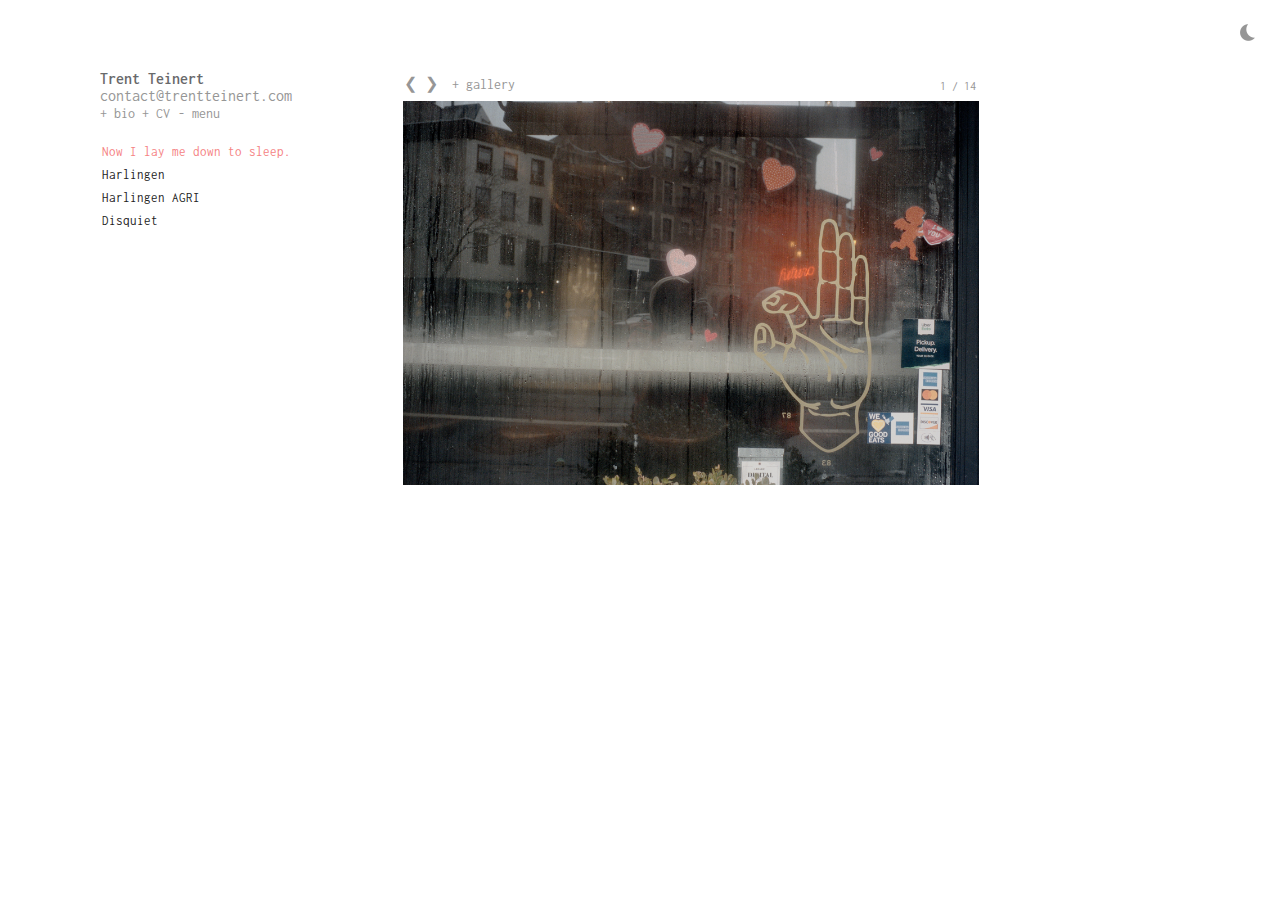
<file: index.html>
<!DOCTYPE html>
<html lang="en">
<head>
  <meta charset="UTF-8">
  <meta http-equiv="X-UA-Compatible" content="IE=edge">
  <link rel="stylesheet" href="./index.css">
  <link href="https://fonts.googleapis.com/css2?family=Inconsolata:wght@200;400&display=swap" rel="stylesheet">
  <meta name="viewport" content="width=device-width, initial-scale=1.0">
  <title>NOW - Trent Teinert</title>
  <link rel="icon" href="favicon.ico">
</head>
<body>
  <img class="darkmode" id="darkmode" onclick="darkmodeactivate()" src="/components/darkmode-light.png"></img>
    <div id="left"class="left">
      <a class="tittle" href="./index.html">Trent Teinert</a>
      <a class="contact" href="mailto:trentteinert@gmail.com">contact@trentteinert.com</a><br/>
      <div id="bioexpand" class="bioexpand" onclick="showbio()">+ bio
      </div>
      <div id="bioclose" class="bioexpand" onclick="showbio()" style="display:none;">- bio
      </div>
      <div id="bioexpandmobile" class="bioexpand" onclick="showbio2()">+ bio
      </div>
      <div id="bioclosemobile" class="bioexpand" onclick="showbio2()" style="display:none;">- bio
      </div>
      <a id="CVexpand" class="bioexpand" href="./CV.html">+ CV</a>
      <a id="workexpand" class="bioexpand" onclick="workopen()">+ menu</a>
      <a id="workclose" class="bioexpand" onclick="workopen()">- menu</a>
      <a id="workexpandmobile" class="bioexpand" onclick="workopen2()">+ menu</a>
      <a id="workclosemobile" class="bioexpand" onclick="workopen2()">- menu</a>
    </div>
    <div id="workmenu" class="workmenu">
      <a class="work" href="./index.html"><div class="work1" style="color:rgb(245, 131, 131);">Now I lay me down to sleep.</div></a>
      <a class="work" href="./Harlingen.html"><div class="work1">Harlingen</div></a>
      <a class="work" href="./Harlingen AGRI.html"><div class="work1">Harlingen AGRI</div></a>
      <a class="work" href="./disquiet.html"><div class="work1">Disquiet</div></a>
    </div>
    <div id="bio" class="bio">Trent Teinert is a photographer currently residing in the Lower East Side of Manhattan. His creative practice explores the distant connection to his sociological surroundings. As a wanderer in the streets of New York City, he observes people, objects, and how they navigate and interact with the world around them. He relies on people to draw him in by their movements and daily routines Finding a story to pull from his images, relating to codependency and the flux of human emotion…
    </div>

    <div id="NILMDTS" class="NILMDTS" style="display:block;">
<div id="container" class="container">
  <div class="arrows">
    <a class="prev" onclick="plusSlides(-1)">❮</a>
    <a class="next" onclick="plusSlides(1)">❯</a>
    <div id="gallerybtn" class="gallerybtn" onclick="galleryopen()">+ gallery
    </div>
  </div>
  <div class="mySlides">
    <div class="numbertext">1 / 14</div>
    <img class="img1" onclick="plusSlides(1)" src="/components/NILMDTS/NOW (13).jpg">
  </div>
  <div class="mySlides">
    <div class="numbertext">2 / 14</div>
    <img class="img1" onclick="plusSlides(1)" src="/components/NILMDTS/NOW (6).jpg">
  </div>
  <div class="mySlides">
    <div class="numbertext">3 / 14</div>
    <img class="img1" onclick="plusSlides(1)" src="/components/NILMDTS/NOW (11).jpg">
  </div>
  <div class="mySlides">
    <div class="numbertext">4 / 14</div>
    <img class="img1" onclick="plusSlides(1)" src="/components/NILMDTS/NOW (10).jpg">
  </div>
  <div class="mySlides">
    <div class="numbertext">5 / 14</div>
    <img class="img1" onclick="plusSlides(1)" src="/components/NILMDTS/NOW (15).jpg">
  </div>  
  <div class="mySlides">
    <div class="numbertext">6 / 14</div>
    <img class="img1" onclick="plusSlides(1)" src="/components/NILMDTS/NOW (8).jpg">
  </div>
  <div class="mySlides">
    <div class="numbertext">7 / 14</div>
    <img class="img1" onclick="plusSlides(1)" src="/components/NILMDTS/NOW (3).jpg">
  </div>
  <div class="mySlides">
    <div class="numbertext">8 / 14</div>
    <img class="img1" onclick="plusSlides(1)" src="/components/NILMDTS/NOW (14).jpg">
  </div>
  <div class="mySlides">
    <div class="numbertext">9 / 14</div>
    <img class="img1" onclick="plusSlides(1)" src="/components/NILMDTS/NOW (2).jpg">
  </div>
  <div class="mySlides">
    <div class="numbertext">10 / 14</div>
    <img class="img1" onclick="plusSlides(1)" src="/components/NILMDTS/NOW (5).jpg">
  </div>
  <div class="mySlides">
    <div class="numbertext">11 / 14</div>
    <img class="img1" onclick="plusSlides(1)" src="/components/NILMDTS/NOW (1).jpg">
  </div>
  <div class="mySlides">
    <div class="numbertext">12 / 14</div>
    <img class="img1" onclick="plusSlides(1)" src="/components/NILMDTS/NOW (12).jpg">
  </div>
  <div class="mySlides">
    <div class="numbertext">13 / 14</div>
    <img class="img1" onclick="plusSlides(1)" src="/components/NILMDTS/NOW (4).jpg">
  </div>
  <div class="mySlides">
    <div class="numbertext">14 / 14</div>
    <img class="img1" onclick="plusSlides(1)" src="/components/NILMDTS/NOW (7).jpg">
  </div>
  <div class="caption-container">
    <p id="caption"></p>
  </div>
</div>
<div id="container2" class="container" >
  <div class="arrows">
    <a class="prev" onclick="plusSlides(-1)">❮</a>
    <a class="next" onclick="plusSlides(1)">❯</a>
    <div id="gallerybtn" class="gallerybtn" onclick="galleryclose()">- gallery
    </div>
  </div>
  <div class="mySlides2">
    <div class="numbertext">1 / 8</div>
  </div>
  <div class="row" style="margin-top:0px; width:100%;">
    <div class="column">
      <img class="img2" src="/components/NILMDTS/NOW (13).jpg" onclick="galleryclose(), currentSlide2(1)" alt="">
    </div>
    <div class="column">
      <img class="img2" src="/components/NILMDTS/NOW (6).jpg" onclick="galleryclose(), currentSlide2(2)" alt="">
    </div>
    <div class="column">
      <img class="img2" src="/components/NILMDTS/NOW (11).jpg" onclick="galleryclose(), currentSlide2(3)" alt="">
    </div>
    <div class="column">
      <img class="img2" src="/components/NILMDTS/NOW (10).jpg" onclick="galleryclose(), currentSlide2(4)" alt="">
    </div>
    <div class="column">
      <img class="img2" src="/components/NILMDTS/NOW (15).jpg" onclick="galleryclose(), currentSlide2(5)" alt="">
    </div>    
    <div class="column">
      <img class="img2" src="/components/NILMDTS/NOW (8).jpg" onclick="galleryclose(), currentSlide2(6)" alt="">
    </div>
    <div class="column">
      <img class="img2" src="/components/NILMDTS/NOW (3).jpg" onclick="galleryclose(), currentSlide2(7)" alt="">
    </div>
    <div class="column">
      <img class="img2" src="/components/NILMDTS/NOW (14).jpg" onclick="galleryclose(), currentSlide2(8)" alt="">
    </div>
    <div class="column">
      <img class="img2" src="/components/NILMDTS/NOW (2).jpg" onclick="galleryclose(), currentSlide2(9)" alt="">
    </div>
    <div class="column">
      <img class="img2" src="/components/NILMDTS/NOW (5).jpg" onclick="galleryclose(), currentSlide2(10)" alt="">
    </div>
    <div class="column">
      <img class="img2" src="/components/NILMDTS/NOW (1).jpg" onclick="galleryclose(), currentSlide2(11)" alt="">
    </div>    
    <div class="column">
      <img class="img2" src="/components/NILMDTS/NOW (12).jpg" onclick="galleryclose(), currentSlide2(12)" alt="">
    </div>
    <div class="column">
      <img class="img2" src="/components/NILMDTS/NOW (4).jpg" onclick="galleryclose(), currentSlide2(13)" alt="">
    </div>
    <div class="column">
      <img class="img2" src="/components/NILMDTS/NOW (7).jpg" onclick="galleryclose(), currentSlide2(14)" alt="">
    </div>
  </div>
</div>
<div id="container3" class="mobilegallery">
    <img class="img3" src="/components/NILMDTS/NOW (13).jpg" onclick="galleryclose(), currentSlide2(1)" alt="">
    <img class="img3" src="/components/NILMDTS/NOW (6).jpg" onclick="galleryclose(), currentSlide2(2)" alt="">
    <img class="img3" src="/components/NILMDTS/NOW (11).jpg" onclick="galleryclose(), currentSlide2(3)" alt="">
    <img class="img3" src="/components/NILMDTS/NOW (10).jpg" onclick="galleryclose(), currentSlide2(4)" alt="">
    <img class="img3" src="/components/NILMDTS/NOW (15).jpg" onclick="galleryclose(), currentSlide2(5)" alt="">
    <img class="img3" src="/components/NILMDTS/NOW (8).jpg" onclick="galleryclose(), currentSlide2(6)" alt="">
    <img class="img3" src="/components/NILMDTS/NOW (3).jpg" onclick="galleryclose(), currentSlide2(7)" alt="">
    <img class="img3" src="/components/NILMDTS/NOW (14).jpg" onclick="galleryclose(), currentSlide2(8)" alt="">
    <img class="img3" src="/components/NILMDTS/NOW (2).jpg" onclick="galleryclose(), currentSlide2(9)" alt="">
    <img class="img3" src="/components/NILMDTS/NOW (5).jpg" onclick="galleryclose(), currentSlide2(10)" alt="">
    <img class="img3" src="/components/NILMDTS/NOW (1).jpg" onclick="galleryclose(), currentSlide2(11)" alt="">
    <img class="img3" src="/components/NILMDTS/NOW (12).jpg" onclick="galleryclose(), currentSlide2(12)" alt="">
    <img class="img3" src="/components/NILMDTS/NOW (4).jpg" onclick="galleryclose(), currentSlide2(13)" alt="">
    <img class="img3" src="/components/NILMDTS/NOW (7).jpg" onclick="galleryclose(), currentSlide2(14)" alt="">
  </div>
</div>
<div class="scrolltotop">
  <button class="btn" onclick="topFunction()">scroll to top</button>
</div>
</div>
<script>
  function topFunction() {
  document.body.scrollTop = 0;
  document.documentElement.scrollTop = 0;
}
</script>
<script>
  function darkmodeactivate() {
    if (document.getElementById("darkmode").src == "/components/darkmode-light.png"){
        document.getElementById("darkmode").src = "/components/darkmode-dark.png";
    } else {
        document.getElementById("darkmode").src = "/components/darkmode-light.png";
    }
}
</script>
<script>
 var icon = document.getElementById("darkmode");
 icon.onclick = function(){
  document.body.classList.toggle("dark-theme");
 }
</script>
<script>
let slideIndex = 1;
showSlides(slideIndex);

function plusSlides(n) {
  showSlides(slideIndex += n);
}

function currentSlide(n) {
  showSlides(slideIndex = n);
}
function currentSlide2(n) {
  showSlides2(slideIndex = n);
}

function showSlides(n) {
  let i;
  let slides = document.getElementsByClassName("mySlides");
  let captionText = document.getElementById("caption");
  if (n > slides.length) {slideIndex = 1}
  if (n < 1) {slideIndex = slides.length}
  for (i = 0; i < slides.length; i++) {
    slides[i].style.display = "none";
  }
  slides[slideIndex-1].style.display = "block";
}
function showSlides2(n) {
  let i;
  let slides = document.getElementsByClassName("mySlides");
  let captionText = document.getElementById("caption");
  if (n > slides.length) {slideIndex = 1}
  if (n < 1) {slideIndex = slides.length}
  for (i = 0; i < slides.length; i++) {
    slides[i].style.display = "none";
  }
  slides[slideIndex-1].style.display = "block";
}
</script>
<script>
    function showbio() {
  var x = document.getElementById("bioexpand");
  if (x.style.display === "none") {
    x.style.display = "inline";
  } else {
    x.style.display = "none";
  }
  var x = document.getElementById("bioclose");
  if (x.style.display === "inline") {
    x.style.display = "none";
  } else {
    x.style.display = "inline";
  }
  var x = document.getElementById("bio");
  if (x.style.display === "block") {
    x.style.display = "none";
  } else {
    x.style.display = "block";
  }
  var x = document.getElementById("workexpand");
  if (x.style.display === "inline") {
    x.style.display = "inline";
  } else {
    x.style.display = "inline";
  }
  var x = document.getElementById("workclose");
  if (x.style.display === "inline") {
    x.style.display = "none";
  } else {
    x.style.display = "none";
  }
  var x = document.getElementById("workmenu");
  if (x.style.display === "block") {
    x.style.display = "none";
  } else {
    x.style.display = "none";
  }
}
function showbio2() {
  var x = document.getElementById("bioexpandmobile");
  if (x.style.display === "none") {
    x.style.display = "inline";
  } else {
    x.style.display = "none";
  }
  var x = document.getElementById("bioclosemobile");
  if (x.style.display === "inline") {
    x.style.display = "none";
  } else {
    x.style.display = "inline";
  }
  var x = document.getElementById("bio");
  if (x.style.display === "block") {
    x.style.display = "none";
  } else {
    x.style.display = "block";
  }
  var x = document.getElementById("workexpandmobile");
  if (x.style.display === "inline") {
    x.style.display = "inline";
  } else {
    x.style.display = "inline";
  }
  var x = document.getElementById("workclosemobile");
  if (x.style.display === "inline") {
    x.style.display = "none";
  } else {
    x.style.display = "none";
  }
  var x = document.getElementById("workmenu");
  if (x.style.display === "block") {
    x.style.display = "";
  } else {
    x.style.display = "";
  }
}
</script>
<script>
      function galleryopen() {
    var x = document.getElementById("container");
    if (x.style.display === "") {
      x.style.display = "none";
    } else {
      x.style.display = "";
    }
    var x = document.getElementById("container2");
    if (x.style.display === "") {
      x.style.display = "block";
    } else {
      x.style.display = "";
    }
  }
  function galleryclose() {
    var x = document.getElementById("container");
    if (x.style.display === "") {
      x.style.display = "none";
    } else {
      x.style.display = "";
    }
    var x = document.getElementById("container2");
    if (x.style.display === "") {
      x.style.display = "none";
    } else {
      x.style.display = "";
    }
  }
  function workopen() {
  var x = document.getElementById("workexpand");
  if (x.style.display === "") {
    x.style.display = "inline";
  } else {
    x.style.display = "";
  }
  var x = document.getElementById("workclose");
  if (x.style.display === "none") {
    x.style.display = "inline";
  } else {
    x.style.display = "none";
  }
  var x = document.getElementById("workmenu");
  if (x.style.display === "") {
    x.style.display = "none";
  } else {
    x.style.display = "";
  }
  var x = document.getElementById("bioexpand");
  if (x.style.display === "inline") {
    x.style.display = "inline";
  } else {
    x.style.display = "inline";
  }
  var x = document.getElementById("bioclose");
  if (x.style.display === "none") {
    x.style.display = "none";
  } else {
    x.style.display = "none";
  }
  var x = document.getElementById("bio");
  if (x.style.display === "flex") {
    x.style.display = "none";
  } else {
    x.style.display = "none";
  }
}
function workopen2() {
  var x = document.getElementById("workexpandmobile");
  if (x.style.display === "none") {
    x.style.display = "inline";
  } else {
    x.style.display = "none";
  }
  var x = document.getElementById("workclosemobile");
  if (x.style.display === "inline") {
    x.style.display = "none";
  } else {
    x.style.display = "inline";
  }
  var x = document.getElementById("workmenu");
  if (x.style.display === "") {
    x.style.display = "block";
  } else {
    x.style.display = "";
  }
  var x = document.getElementById("bioexpandmobile");
  if (x.style.display === "inline") {
    x.style.display = "inline";
  } else {
    x.style.display = "inline";
  }
  var x = document.getElementById("bioclosemobile");
  if (x.style.display === "none") {
    x.style.display = "none";
  } else {
    x.style.display = "none";
  }
  var x = document.getElementById("bio");
  if (x.style.display === "flex") {
    x.style.display = "none";
  } else {
    x.style.display = "none";
  }
}
</script>
<script>
    function openNILMDTS() {
  var x = document.getElementById("NILMDTS");
  if (x.style.display === "none") {
    x.style.display = "block";
  } else {
    x.style.display = "block";
  }
}
function openHarlingen() {
  var x = document.getElementById("Harlingen");
  if (x.style.display === "none") {
    x.style.display = "block";
  } else {
    x.style.display = "block";
  }
}
</script>
</body>
</html>
</file>
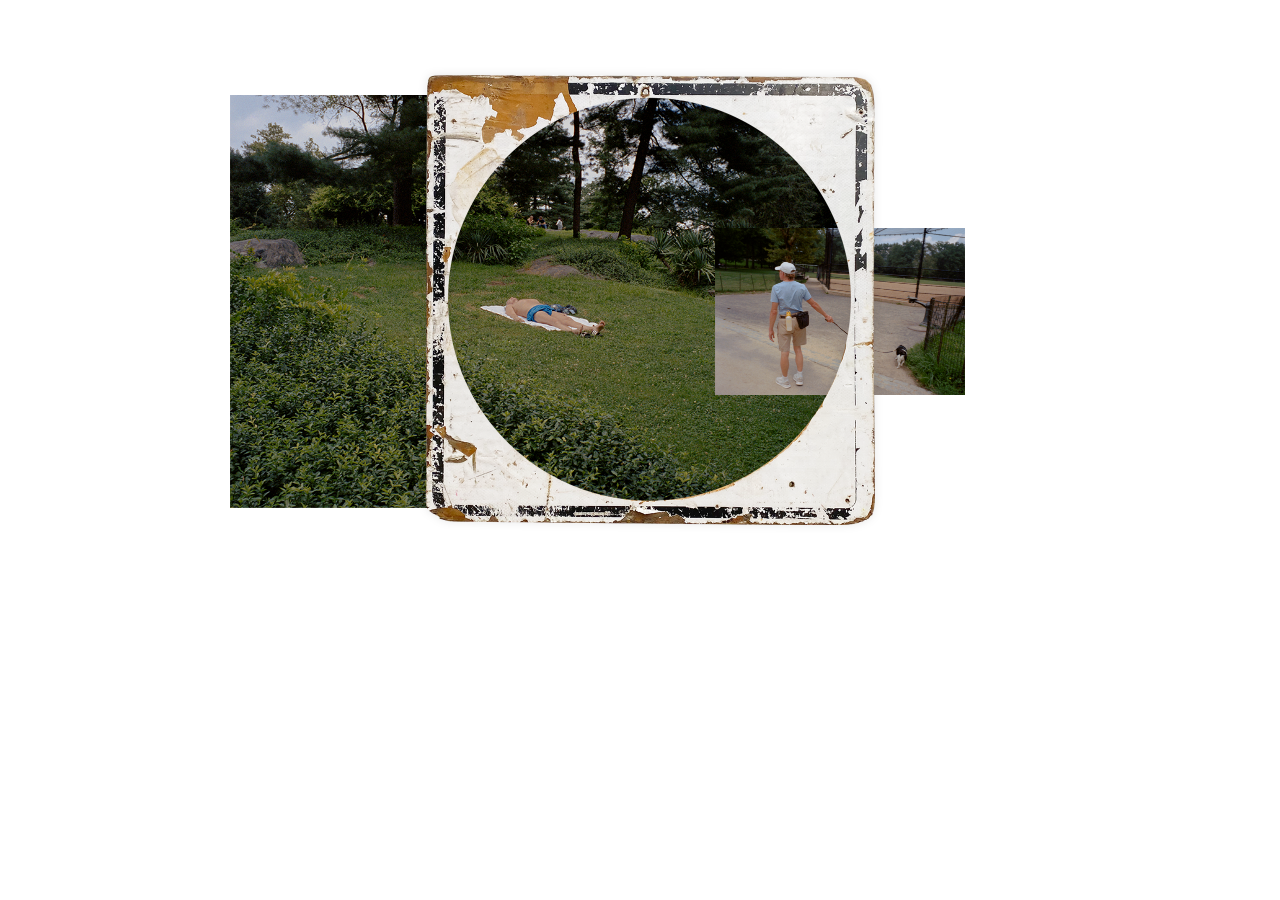
<file: current.html>
<!DOCTYPE html>
<html lang="en">
<head>
  <link rel="stylesheet" href="current.css">
  <meta charset="UTF-8">
  <meta http-equiv="X-UA-Compatible" content="IE=edge">
  <meta name="viewport" content="width=device-width, initial-scale=1.0">
  <title>Document</title>
</head>
<body>
  <div id="container">
    <img class="img1" id="box" src="./components/install/img1-2.png"></img>
    <img class="img2" id="box" src="./components/install/img1.png"></img>
    <img class= "img3" id="box" src="./components/install/sign1.png"></img>
  </div>
  <script>
    window.onload = function() {
  // find the element that you want to drag.
  var box = document.getElementById('box');
  
  /* listen to the touchMove event,
  every time it fires, grab the location
  of touch and assign it to box */
  
  box.addEventListener('touchmove', function(e) {
    // grab the location of touch
    var touchLocation = e.targetTouches[0];
    
    // assign box new coordinates based on the touch.
    box.style.left = touchLocation.pageX + 'px';
    box.style.top = touchLocation.pageY + 'px';
  })
  
  /* record the position of the touch
  when released using touchend event.
  This will be the drop position. */
  
  box.addEventListener('touchend', function(e) {
    // current box position.
    var x = parseInt(box.style.left);
    var y = parseInt(box.style.top);
  })
  
}
  </script>
</body>
</html>
</file>
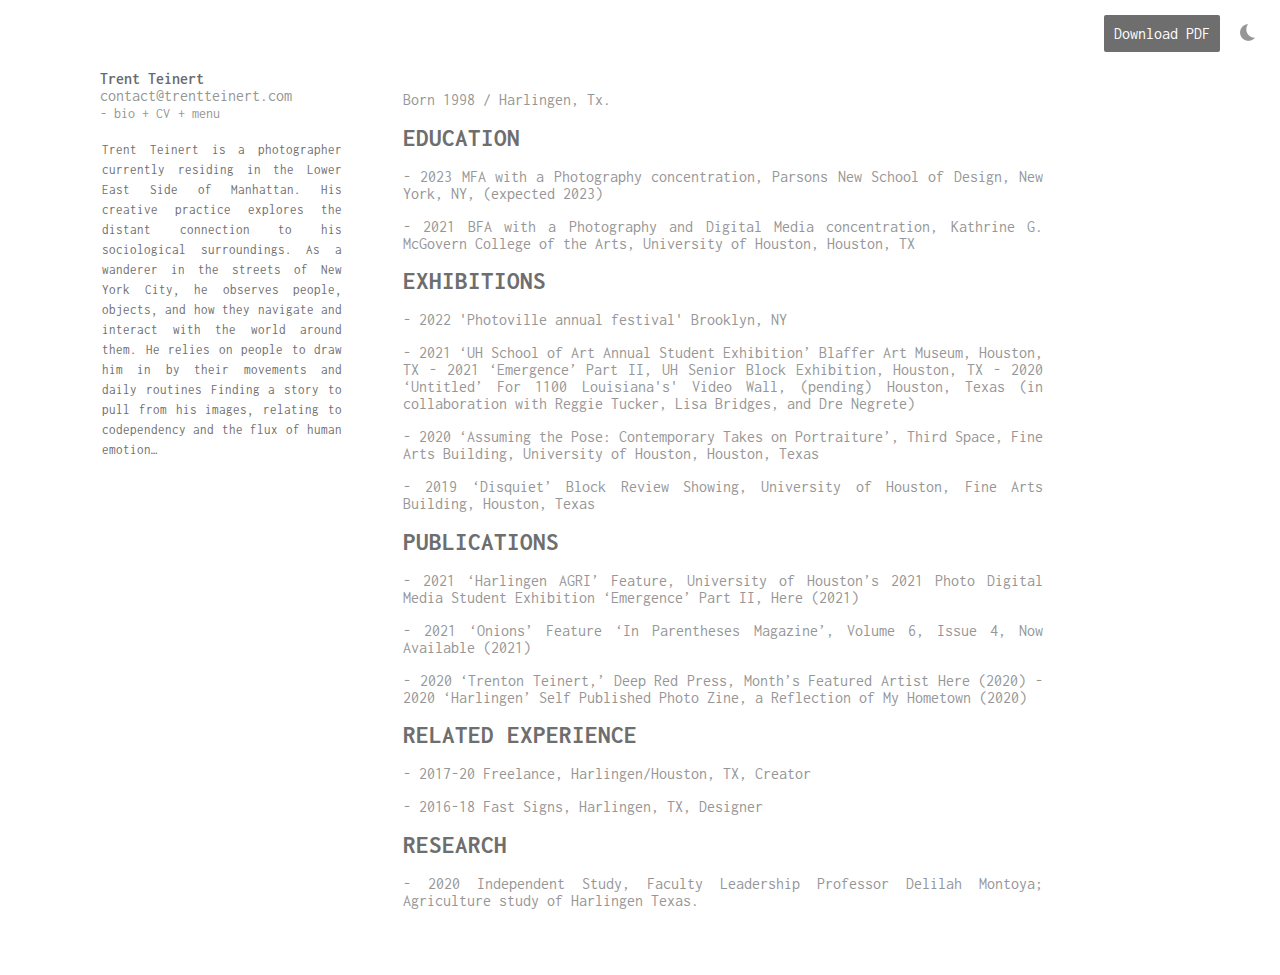
<file: CV.html>
<!DOCTYPE html>
<html lang="en">
<head>
  <link rel="shortcut icon" type="image/png" href="./favicon.png">
  <meta charset="UTF-8">
  <link href="https://fonts.googleapis.com/css2?family=Inconsolata:wght@200;400&display=swap" rel="stylesheet">

  <meta http-equiv="X-UA-Compatible" content="IE=edge">
  <link rel="stylesheet" href="CV.css">
  <meta name="viewport" content="width=device-width, initial-scale=1.0">
  <title>Curriculum Vitae</title>
</head>
<body>
  <!DOCTYPE html>
<html lang="en">
<body>
  <img class="darkmode" id="darkmode" onclick="darkmodeactivate()" src="/components/darkmode-light.png"></img>
    <div id="left"class="left">
      <a class="tittle" href="./index.html">Trent Teinert</a>
      <a class="contact" href="mailto:trentteinert@gmail.com">contact@trentteinert.com</a><br/>
      <div id="bioexpand" class="bioexpand" style="display: none;" onclick="showbio()">+ bio
      </div>
      <div id="bioclose" class="bioexpand" onclick="showbio()">- bio
      </div>
      <div id="bioexpandmobile" class="bioexpand" onclick="showbio2()">+ bio
      </div>
      <div id="bioclosemobile" class="bioexpand" onclick="showbio2()">- bio
      </div>
      <a id="CVexpand" class="bioexpand" href="./CV.html">+ CV</a>
      <a id="workexpand" class="bioexpand" onclick="workopen()">+ menu</a>
      <a id="workclose" class="bioexpand" onclick="workopen()">- menu</a>
      <a id="workexpandmobile" class="bioexpand" onclick="workopen2()">+ menu</a>
      <a id="workclosemobile" class="bioexpand" onclick="workopen2()">- menu</a>
    </div>
    <div id="workmenu" class="workmenu" style="display:none;">
      <a class="work" href="./index.html"><div class="work1">Now I lay me down to sleep.</div></a>
      <a class="work" href="./Harlingen.html"><div class="work1">Harlingen</div></a>
      <a class="work" href="./Harlingen AGRI.html"><div class="work1">Harlingen AGRI</div></a>
      <a class="work" href="./disquiet.html"><div class="work1">Disquiet</div></a>
    </div>
    <div id="bio" class="bio">Trent Teinert is a photographer currently residing in the Lower East Side of Manhattan. His creative practice explores the distant connection to his sociological surroundings. As a wanderer in the streets of New York City, he observes people, objects, and how they navigate and interact with the world around them. He relies on people to draw him in by their movements and daily routines Finding a story to pull from his images, relating to codependency and the flux of human emotion…
    </div>
<div class="textblock">
  <p>Born 1998 / Harlingen, Tx.</p>
  <h1>EDUCATION</h1> 
  <p>- 2023 MFA with a Photography concentration, Parsons New School of Design, New York, NY, (expected 2023)</p>
  <p>- 2021 BFA with a Photography and Digital Media concentration, Kathrine G. McGovern College of the Arts, University of Houston, Houston, TX</p>
  <h1>EXHIBITIONS</h1>
  <p>- 2022 'Photoville annual festival' Brooklyn, NY</p>
  <p>- 2021 ‘UH School of Art Annual Student Exhibition’ Blaffer Art Museum, Houston, TX - 2021 ‘Emergence’ Part II, UH Senior Block Exhibition, Houston, TX - 2020 ‘Untitled’ For 1100 Louisiana's' Video Wall, (pending) Houston, Texas (in collaboration with Reggie Tucker, Lisa Bridges, and Dre Negrete)</p> 
  <p>- 2020 ‘Assuming the Pose: Contemporary Takes on Portraiture’, Third Space, Fine Arts Building, University of Houston, Houston, Texas</p>
  <p>- 2019 ‘Disquiet’ Block Review Showing, University of Houston, Fine Arts Building, Houston, Texas</p>
  <h1>PUBLICATIONS</h1> 
  <p>- 2021 ‘Harlingen AGRI’ Feature, University of Houston’s 2021 Photo Digital Media Student Exhibition ‘Emergence’ Part II, Here (2021)</p>
  <p>- 2021 ‘Onions’ Feature ‘In Parentheses Magazine’, Volume 6, Issue 4, Now Available (2021)</p>
  <p>- 2020 ‘Trenton Teinert,’ Deep Red Press, Month’s Featured Artist Here (2020) - 2020 ‘Harlingen’ Self Published Photo Zine, a Reflection of My Hometown (2020)</p>
  <h1>RELATED EXPERIENCE</h1> 
  <p>- 2017-20 Freelance, Harlingen/Houston, TX, Creator</p>
  <p>- 2016-18 Fast Signs, Harlingen, TX, Designer</p>
  <h1>RESEARCH</h1> 
  <p>- 2020 Independent Study, Faculty Leadership Professor Delilah Montoya; Agriculture study of Harlingen Texas.</p>
</div>
<div class="linkbox">
  <a class="dwnldpdf" href="/components/CV_JULY_24.pdf" download>Download PDF</a>
</div>
<div class="scrolltotop">
  <button class="btn" onclick="topFunction()">scroll to top</button>
</div>
<script>
  function topFunction() {
  document.body.scrollTop = 0;
  document.documentElement.scrollTop = 0;
}
</script>
<script>
  function darkmodeactivate() {
    if (document.getElementById("darkmode").src == "/components/darkmode-light.png"){
        document.getElementById("darkmode").src = "/components/darkmode-dark.png";
    } else {
        document.getElementById("darkmode").src = "/components/darkmode-light.png";
    }
}
</script>
<script>
 var icon = document.getElementById("darkmode");
 icon.onclick = function(){
  document.body.classList.toggle("dark-theme");
 }
</script>
<script>
let slideIndex = 1;
showSlides(slideIndex);

function plusSlides(n) {
  showSlides(slideIndex += n);
}

function currentSlide(n) {
  showSlides(slideIndex = n);
}
function currentSlide2(n) {
  showSlides2(slideIndex = n);
}

function showSlides(n) {
  let i;
  let slides = document.getElementsByClassName("mySlides");
  let captionText = document.getElementById("caption");
  if (n > slides.length) {slideIndex = 1}
  if (n < 1) {slideIndex = slides.length}
  for (i = 0; i < slides.length; i++) {
    slides[i].style.display = "none";
  }
  slides[slideIndex-1].style.display = "block";
}
function showSlides2(n) {
  let i;
  let slides = document.getElementsByClassName("mySlides");
  let captionText = document.getElementById("caption");
  if (n > slides.length) {slideIndex = 1}
  if (n < 1) {slideIndex = slides.length}
  for (i = 0; i < slides.length; i++) {
    slides[i].style.display = "none";
  }
  slides[slideIndex-1].style.display = "block";
}
</script>
<script>
    function showbio() {
  var x = document.getElementById("bioexpand");
  if (x.style.display === "none") {
    x.style.display = "inline";
  } else {
    x.style.display = "none";
  }
  var x = document.getElementById("bioclose");
  if (x.style.display === "none") {
    x.style.display = "inline";
  } else {
    x.style.display = "none";
  }
  var x = document.getElementById("bio");
  if (x.style.display === "none") {
    x.style.display = "inline";
  } else {
    x.style.display = "none";
  }
  var x = document.getElementById("workexpand");
  if (x.style.display === "inline") {
    x.style.display = "inline";
  } else {
    x.style.display = "inline";
  }
  var x = document.getElementById("workclose");
  if (x.style.display === "inline") {
    x.style.display = "none";
  } else {
    x.style.display = "none";
  }
  var x = document.getElementById("workmenu");
  if (x.style.display === "block") {
    x.style.display = "none";
  } else {
    x.style.display = "none";
  }
}
function showbio2() {
  var x = document.getElementById("bioexpandmobile");
  if (x.style.display === "none") {
    x.style.display = "inline";
  } else {
    x.style.display = "none";
  }
  var x = document.getElementById("bioclosemobile");
  if (x.style.display === "inline") {
    x.style.display = "none";
  } else {
    x.style.display = "inline";
  }
  var x = document.getElementById("bio");
  if (x.style.display === "block") {
    x.style.display = "none";
  } else {
    x.style.display = "block";
  }
  var x = document.getElementById("workexpandmobile");
  if (x.style.display === "inline") {
    x.style.display = "inline";
  } else {
    x.style.display = "inline";
  }
  var x = document.getElementById("workclosemobile");
  if (x.style.display === "inline") {
    x.style.display = "none";
  } else {
    x.style.display = "none";
  }
  var x = document.getElementById("workmenu");
  if (x.style.display === "block") {
    x.style.display = "";
  } else {
    x.style.display = "";
  }
}
</script>
<script>
      function galleryopen() {
    var x = document.getElementById("container");
    if (x.style.display === "") {
      x.style.display = "none";
    } else {
      x.style.display = "";
    }
    var x = document.getElementById("container2");
    if (x.style.display === "") {
      x.style.display = "block";
    } else {
      x.style.display = "";
    }
  }
  function galleryclose() {
    var x = document.getElementById("container");
    if (x.style.display === "") {
      x.style.display = "none";
    } else {
      x.style.display = "";
    }
    var x = document.getElementById("container2");
    if (x.style.display === "") {
      x.style.display = "none";
    } else {
      x.style.display = "";
    }
  }
  function workopen() {
  var x = document.getElementById("workexpand");
  if (x.style.display === "none") {
    x.style.display = "inline";
  } else {
    x.style.display = "none";
  }
  var x = document.getElementById("workclose");
  if (x.style.display === "inline") {
    x.style.display = "none";
  } else {
    x.style.display = "inline";
  }
  var x = document.getElementById("workmenu");
  if (x.style.display === "") {
    x.style.display = "none";
  } else {
    x.style.display = "";
  }
  var x = document.getElementById("bioexpand");
  if (x.style.display === "inline") {
    x.style.display = "inline";
  } else {
    x.style.display = "inline";
  }
  var x = document.getElementById("bioclose");
  if (x.style.display === "none") {
    x.style.display = "none";
  } else {
    x.style.display = "none";
  }
  var x = document.getElementById("bio");
  if (x.style.display === "flex") {
    x.style.display = "none";
  } else {
    x.style.display = "none";
  }
}
function workopen2() {
  var x = document.getElementById("workexpandmobile");
  if (x.style.display === "none") {
    x.style.display = "inline";
  } else {
    x.style.display = "none";
  }
  var x = document.getElementById("workclosemobile");
  if (x.style.display === "inline") {
    x.style.display = "none";
  } else {
    x.style.display = "inline";
  }
  var x = document.getElementById("workmenu");
  if (x.style.display === "block") {
    x.style.display = "none";
  } else {
    x.style.display = "block";
  }
  var x = document.getElementById("bioexpandmobile");
  if (x.style.display === "inline") {
    x.style.display = "inline";
  } else {
    x.style.display = "inline";
  }
  var x = document.getElementById("bioclosemobile");
  if (x.style.display === "none") {
    x.style.display = "none";
  } else {
    x.style.display = "none";
  }
  var x = document.getElementById("bio");
  if (x.style.display === "flex") {
    x.style.display = "none";
  } else {
    x.style.display = "none";
  }
}
</script>
<script>
    function openNILMDTS() {
  var x = document.getElementById("NILMDTS");
  if (x.style.display === "none") {
    x.style.display = "block";
  } else {
    x.style.display = "block";
  }
}
function openHarlingen() {
  var x = document.getElementById("Harlingen");
  if (x.style.display === "none") {
    x.style.display = "block";
  } else {
    x.style.display = "block";
  }
}
</script>
</body>
</body>
</html>
</file>
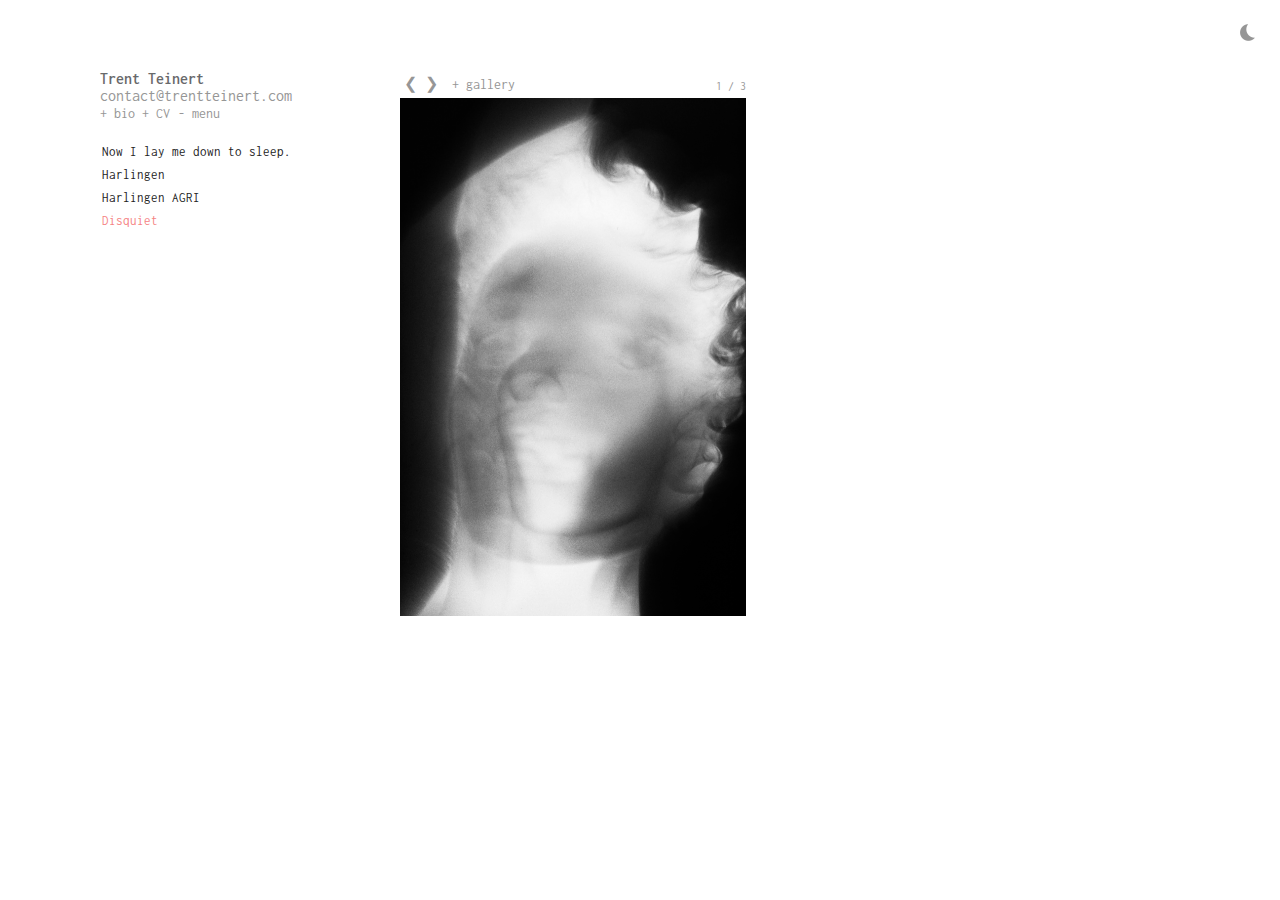
<file: disquiet.html>
<!DOCTYPE html>
<html lang="en">
<head>
  <meta charset="UTF-8">
  <meta http-equiv="X-UA-Compatible" content="IE=edge">
  <link rel="stylesheet" href="./disquiet.css">
  <link href="https://fonts.googleapis.com/css2?family=Inconsolata:wght@200;400&display=swap" rel="stylesheet">
  <meta name="viewport" content="width=device-width, initial-scale=1.0">
  <title>QUIET</title>
  <link rel="icon" href="favicon.ico">
</head>
<body>
  <img class="darkmode" id="darkmode" onclick="darkmodeactivate()" src="/components/darkmode-light.png"></img>
    <div id="left"class="left">
      <a class="tittle" href="./index.html">Trent Teinert</a>
      <a class="contact" href="mailto:trentteinert@gmail.com">contact@trentteinert.com</a><br/>
      <div id="bioexpand" class="bioexpand" onclick="showbio()">+ bio
      </div>
      <div id="bioclose" class="bioexpand" onclick="showbio()" style="display:none;">- bio
      </div>
      <div id="bioexpandmobile" class="bioexpand" onclick="showbio2()">+ bio
      </div>
      <div id="bioclosemobile" class="bioexpand" onclick="showbio2()" style="display:none;">- bio
      </div>
      <a id="CVexpand" class="bioexpand" href="./CV.html">+ CV</a>
      <a id="workexpand" class="bioexpand" onclick="workopen()">+ menu</a>
      <a id="workclose" class="bioexpand" onclick="workopen()">- menu</a>
      <a id="workexpandmobile" class="bioexpand" onclick="workopen2()">+ menu</a>
      <a id="workclosemobile" class="bioexpand" onclick="workopen2()">- menu</a>
    </div>
    <div id="workmenu" class="workmenu">
      <a class="work" href="./index.html"><div class="work1">Now I lay me down to sleep.</div></a>
      <a class="work" href="./Harlingen.html"><div class="work1">Harlingen</div></a>
      <a class="work" href="./Harlingen AGRI.html"><div class="work1">Harlingen AGRI</div></a>
      <a class="work" href="./disquiet.html"><div class="work1" style="color:rgb(245, 131, 131);">Disquiet</div></a>
    </div>
    <div id="bio" class="bio">Trent Teinert is a photographer currently residing in the Lower East Side of Manhattan. His creative practice explores the distant connection to his sociological surroundings. As a wanderer in the streets of New York City, he observes people, objects, and how they navigate and interact with the world around them. He relies on people to draw him in by their movements and daily routines Finding a story to pull from his images, relating to codependency and the flux of human emotion…
    </div>

    <div id="NILMDTS" class="NILMDTS" style="display:block;">
      <div id="container" class="container">
  <div class="arrows">
    <a class="prev" onclick="plusSlides(-1)">❮</a>
    <a class="next" onclick="plusSlides(1)">❯</a>
    <div id="gallerybtn" class="gallerybtn" onclick="galleryopen()">+ gallery
    </div>
  </div>
  <div class="mySlides">
    <div class="numbertext">1 / 3</div>
    <img class="img1" onclick="plusSlides(1)" src="/components/DQ/DQ (1).jpg">
  </div>
  <div class="mySlides">
    <div class="numbertext" style="padding-right:0%;">2 / 3</div>
    <img class="img1" style="width:100%;" onclick="plusSlides(1)" src="/components/DQ/DQ (2).jpg">
  </div>
  <div class="mySlides">
    <div class="numbertext">3 / 3</div>
    <img class="img1" onclick="plusSlides(1)" src="/components/DQ/DQ (3).jpg">
  </div>
  <div class="caption-container">
    <p id="caption"></p>
  </div>
</div>
<div id="container2" class="container" >
  <div class="arrows">
    <a class="prev" onclick="plusSlides(-1)">❮</a>
    <a class="next" onclick="plusSlides(1)">❯</a>
    <div id="gallerybtn" class="gallerybtn" onclick="galleryclose()">- gallery
    </div>
  </div>
  <div class="mySlides2">
    <div class="numbertext">1 / 3</div>
  </div>
  <div class="row" style="margin-top:0px; grid-template-columns:repeat(3, 32.2%); width:100%;">
    <div class="column">
      <img class="img2" src="/components/DQ/DQ (1).jpg" onclick="galleryclose(), currentSlide2(1)" alt="">
    </div>
    <div class="column">
      <img class="img2" src="/components/DQ/DQ (2).jpg" onclick="galleryclose(), currentSlide2(2)" alt="">
    </div>
    <div class="column">
      <img class="img2" src="/components/DQ/DQ (3).jpg" onclick="galleryclose(), currentSlide2(3)" alt="">
    </div>
  </div>
</div>
<div id="container3" class="mobilegallery">
  <img class="img3" src="/components/DQ/DQ (1).jpg" onclick="galleryclose(), currentSlide2(1)" alt="">
  <img class="img3" src="/components/DQ/DQ (2).jpg" onclick="galleryclose(), currentSlide2(1)" alt="">
  <img class="img3" src="/components/DQ/DQ (3).jpg" onclick="galleryclose(), currentSlide2(1)" alt="">
</div>
<div class="scrolltotop">
  <button class="btn" onclick="topFunction()">scroll to top</button>
</div>
</div>
<script>
  function topFunction() {
  document.body.scrollTop = 0;
  document.documentElement.scrollTop = 0;
}
</script>
<script>
  function darkmodeactivate() {
    if (document.getElementById("darkmode").src == "/components/darkmode-light.png"){
        document.getElementById("darkmode").src = "/components/darkmode-dark.png";
    } else {
        document.getElementById("darkmode").src = "/components/darkmode-light.png";
    }
}
</script>
<script>
 var icon = document.getElementById("darkmode");
 icon.onclick = function(){
  document.body.classList.toggle("dark-theme");
 }
</script>
<script>
let slideIndex = 1;
showSlides(slideIndex);

function plusSlides(n) {
  showSlides(slideIndex += n);
}

function currentSlide(n) {
  showSlides(slideIndex = n);
}
function currentSlide2(n) {
  showSlides2(slideIndex = n);
}

function showSlides(n) {
  let i;
  let slides = document.getElementsByClassName("mySlides");
  let captionText = document.getElementById("caption");
  if (n > slides.length) {slideIndex = 1}
  if (n < 1) {slideIndex = slides.length}
  for (i = 0; i < slides.length; i++) {
    slides[i].style.display = "none";
  }
  slides[slideIndex-1].style.display = "block";
}
function showSlides2(n) {
  let i;
  let slides = document.getElementsByClassName("mySlides");
  let captionText = document.getElementById("caption");
  if (n > slides.length) {slideIndex = 1}
  if (n < 1) {slideIndex = slides.length}
  for (i = 0; i < slides.length; i++) {
    slides[i].style.display = "none";
  }
  slides[slideIndex-1].style.display = "block";
}
</script>
<script>
    function showbio() {
  var x = document.getElementById("bioexpand");
  if (x.style.display === "none") {
    x.style.display = "inline";
  } else {
    x.style.display = "none";
  }
  var x = document.getElementById("bioclose");
  if (x.style.display === "inline") {
    x.style.display = "none";
  } else {
    x.style.display = "inline";
  }
  var x = document.getElementById("bio");
  if (x.style.display === "block") {
    x.style.display = "none";
  } else {
    x.style.display = "block";
  }
  var x = document.getElementById("workexpand");
  if (x.style.display === "inline") {
    x.style.display = "inline";
  } else {
    x.style.display = "inline";
  }
  var x = document.getElementById("workclose");
  if (x.style.display === "inline") {
    x.style.display = "none";
  } else {
    x.style.display = "none";
  }
  var x = document.getElementById("workmenu");
  if (x.style.display === "block") {
    x.style.display = "none";
  } else {
    x.style.display = "none";
  }
}
function showbio2() {
  var x = document.getElementById("bioexpandmobile");
  if (x.style.display === "none") {
    x.style.display = "inline";
  } else {
    x.style.display = "none";
  }
  var x = document.getElementById("bioclosemobile");
  if (x.style.display === "inline") {
    x.style.display = "none";
  } else {
    x.style.display = "inline";
  }
  var x = document.getElementById("bio");
  if (x.style.display === "block") {
    x.style.display = "none";
  } else {
    x.style.display = "block";
  }
  var x = document.getElementById("workexpandmobile");
  if (x.style.display === "inline") {
    x.style.display = "inline";
  } else {
    x.style.display = "inline";
  }
  var x = document.getElementById("workclosemobile");
  if (x.style.display === "inline") {
    x.style.display = "none";
  } else {
    x.style.display = "none";
  }
  var x = document.getElementById("workmenu");
  if (x.style.display === "block") {
    x.style.display = "";
  } else {
    x.style.display = "";
  }
}
</script>
<script>
      function galleryopen() {
    var x = document.getElementById("container");
    if (x.style.display === "") {
      x.style.display = "none";
    } else {
      x.style.display = "";
    }
    var x = document.getElementById("container2");
    if (x.style.display === "") {
      x.style.display = "block";
    } else {
      x.style.display = "";
    }
  }
  function galleryclose() {
    var x = document.getElementById("container");
    if (x.style.display === "") {
      x.style.display = "none";
    } else {
      x.style.display = "";
    }
    var x = document.getElementById("container2");
    if (x.style.display === "") {
      x.style.display = "none";
    } else {
      x.style.display = "";
    }
  }
  function workopen() {
  var x = document.getElementById("workexpand");
  if (x.style.display === "none") {
    x.style.display = "inline";
  } else {
    x.style.display = "none";
  }
  var x = document.getElementById("workclose");
  if (x.style.display === "") {
    x.style.display = "inline";
  } else {
    x.style.display = "";
  }
  var x = document.getElementById("workmenu");
  if (x.style.display === "block") {
    x.style.display = "none";
  } else {
    x.style.display = "block";
  }
  var x = document.getElementById("bioexpand");
  if (x.style.display === "inline") {
    x.style.display = "inline";
  } else {
    x.style.display = "inline";
  }
  var x = document.getElementById("bioclose");
  if (x.style.display === "none") {
    x.style.display = "none";
  } else {
    x.style.display = "none";
  }
  var x = document.getElementById("bio");
  if (x.style.display === "flex") {
    x.style.display = "none";
  } else {
    x.style.display = "none";
  }
}
function workopen2() {
  var x = document.getElementById("workexpandmobile");
  if (x.style.display === "none") {
    x.style.display = "inline";
  } else {
    x.style.display = "none";
  }
  var x = document.getElementById("workclosemobile");
  if (x.style.display === "inline") {
    x.style.display = "none";
  } else {
    x.style.display = "inline";
  }
  var x = document.getElementById("workmenu");
  if (x.style.display === "") {
    x.style.display = "block";
  } else {
    x.style.display = "";
  }
  var x = document.getElementById("bioexpandmobile");
  if (x.style.display === "inline") {
    x.style.display = "inline";
  } else {
    x.style.display = "inline";
  }
  var x = document.getElementById("bioclosemobile");
  if (x.style.display === "none") {
    x.style.display = "none";
  } else {
    x.style.display = "none";
  }
  var x = document.getElementById("bio");
  if (x.style.display === "flex") {
    x.style.display = "none";
  } else {
    x.style.display = "none";
  }
}
</script>
<script>
    function openNILMDTS() {
  var x = document.getElementById("NILMDTS");
  if (x.style.display === "none") {
    x.style.display = "block";
  } else {
    x.style.display = "block";
  }
}
function openHarlingen() {
  var x = document.getElementById("Harlingen");
  if (x.style.display === "none") {
    x.style.display = "block";
  } else {
    x.style.display = "block";
  }
}
</script>
</body>
</html>
</file>
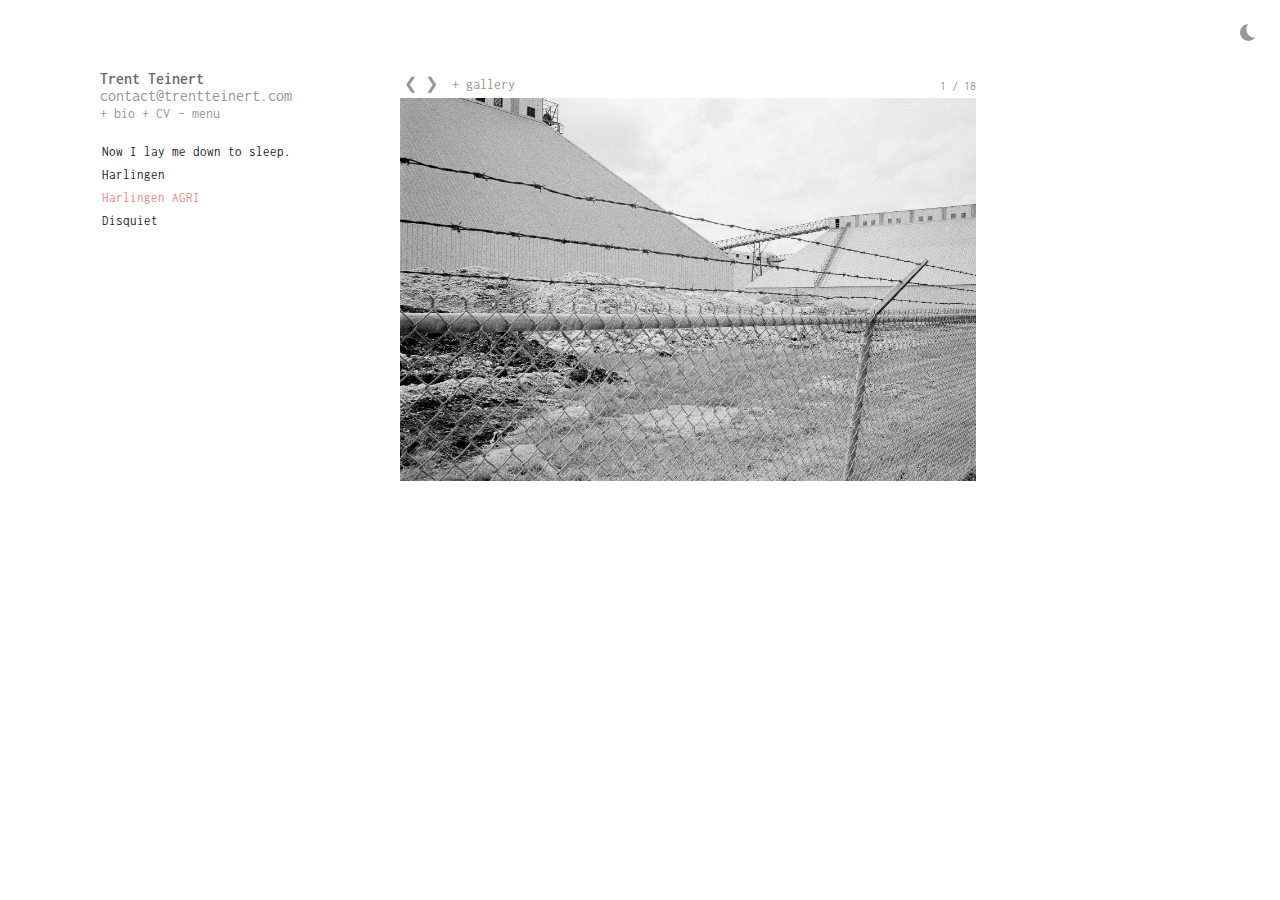
<file: Harlingen AGRI.html>
<!DOCTYPE html>
<html lang="en">
<head>
  <meta charset="UTF-8">
  <meta http-equiv="X-UA-Compatible" content="IE=edge">
  <link rel="stylesheet" href="./harlingen AGRI.css">
  <link href="https://fonts.googleapis.com/css2?family=Inconsolata:wght@200;400&display=swap" rel="stylesheet">
  <meta name="viewport" content="width=device-width, initial-scale=1.0">
  <title>AGRI</title>
  <link rel="icon" href="favicon.ico">
</head>
<body>
  <img class="darkmode" id="darkmode" onclick="darkmodeactivate()" src="/components/darkmode-light.png"></img>
    <div id="left"class="left">
      <a class="tittle" href="./index.html">Trent Teinert</a>
      <a class="contact" href="mailto:trentteinert@gmail.com">contact@trentteinert.com</a><br/>
      <div id="bioexpand" class="bioexpand" onclick="showbio()">+ bio
      </div>
      <div id="bioclose" class="bioexpand" onclick="showbio()" style="display:none;">- bio
      </div>
      <div id="bioexpandmobile" class="bioexpand" onclick="showbio2()">+ bio
      </div>
      <div id="bioclosemobile" class="bioexpand" onclick="showbio2()" style="display:none;">- bio
      </div>
      <a id="CVexpand" class="bioexpand" href="./CV.html">+ CV</a>
      <a id="workexpand" class="bioexpand" onclick="workopen()">+ menu</a>
      <a id="workclose" class="bioexpand" onclick="workopen()">- menu</a>
      <a id="workexpandmobile" class="bioexpand" onclick="workopen2()">+ menu</a>
      <a id="workclosemobile" class="bioexpand" onclick="workopen2()">- menu</a>
    </div>
    <div id="workmenu" class="workmenu">
      <a class="work" href="./index.html"><div class="work1">Now I lay me down to sleep.</div></a>
      <a class="work" href="./Harlingen.html"><div class="work1">Harlingen</div></a>
      <a class="work" href="./Harlingen AGRI.html"><div class="work1" style="color:rgb(245, 131, 131);">Harlingen AGRI</div></a>
      <a class="work" href="./disquiet.html"><div class="work1">Disquiet</div></a>
    </div>
    <div id="bio" class="bio">Trent Teinert is a photographer currently residing in the Lower East Side of Manhattan. His creative practice explores the distant connection to his sociological surroundings. As a wanderer in the streets of New York City, he observes people, objects, and how they navigate and interact with the world around them. He relies on people to draw him in by their movements and daily routines Finding a story to pull from his images, relating to codependency and the flux of human emotion…
    </div>

    <div id="NILMDTS" class="NILMDTS" style="display:block;">
      <div id="container" class="container">
  <div class="arrows">
    <a class="prev" onclick="plusSlides(-1)">❮</a>
    <a class="next" onclick="plusSlides(1)">❯</a>
    <div id="gallerybtn" class="gallerybtn" onclick="galleryopen()">+ gallery
    </div>
  </div>
  <div class="mySlides">
    <div class="numbertext" style="padding-right:0%;">1 / 18</div>
    <img class="img1" style="width:100%;"onclick="plusSlides(1)" src="/components/AGRI/AGRI (7).jpg">
  </div>
  <div class="mySlides">
    <div class="numbertext">2 / 18</div>
    <img class="img1" onclick="plusSlides(1)" src="/components/AGRI/AGRI (8).jpg">
  </div>
  <div class="mySlides">
    <div class="numbertext" style="padding-right:0%;">3 / 18</div>
    <img class="img1" style="width:100%;"onclick="plusSlides(1)" src="/components/AGRI/AGRI (9).jpg">
  </div>
  <div class="mySlides">
    <div class="numbertext">4 / 18</div>
    <img class="img1" onclick="plusSlides(1)" src="/components/AGRI/AGRI (11).jpg">
  </div>
  <div class="mySlides">
    <div class="numbertext">5 / 18</div>
    <img class="img1" onclick="plusSlides(1)" src="/components/AGRI/AGRI (10).jpg">
  </div>  
  <div class="mySlides">
    <div class="numbertext">6 / 18</div>
    <img class="img1" onclick="plusSlides(1)" src="/components/AGRI/AGRI (12).jpg">
  </div>
  <div class="mySlides">
    <div class="numbertext">7 / 18</div>
    <img class="img1" onclick="plusSlides(1)" src="/components/AGRI/AGRI (13).jpg">
  </div>
  <div class="mySlides">
    <div class="numbertext" style="padding-right:0%;">8 / 18</div>
    <img class="img1" style="width:100%;" onclick="plusSlides(1)" src="/components/AGRI/AGRI (14).jpg">
  </div>
  <div class="mySlides">
    <div class="numbertext">9 / 18</div>
    <img class="img1" onclick="plusSlides(1)" src="/components/AGRI/AGRI (15).jpg">
  </div>
  <div class="mySlides">
    <div class="numbertext">10 / 18</div>
    <img class="img1" onclick="plusSlides(1)" src="/components/AGRI/AGRI (16).jpg">
  </div>
  <div class="mySlides">
    <div class="numbertext">11 / 18</div>
    <img class="img1" onclick="plusSlides(1)" src="/components/AGRI/AGRI (17).jpg">
  </div>
  <div class="mySlides">
    <div class="numbertext" style="padding-right:0%;">12 / 18</div>
    <img class="img1" style="width:100%;" onclick="plusSlides(1)" src="/components/AGRI/AGRI (18).jpg">
  </div>
  <div class="mySlides">
    <div class="numbertext">13 / 18</div>
    <img class="img1" onclick="plusSlides(1)" src="/components/AGRI/AGRI (1).jpg">
  </div>
  <div class="mySlides">
    <div class="numbertext" style="padding-right:0%;">14 / 18</div>
    <img class="img1" style="width:100%;" onclick="plusSlides(1)" src="/components/AGRI/AGRI (2).jpg">
  </div>
  <div class="mySlides">
    <div class="numbertext">15 / 18</div>
    <img class="img1" onclick="plusSlides(1)" src="/components/AGRI/AGRI (4).jpg">
  </div>
  <div class="mySlides">
    <div class="numbertext"style="padding-right:0%;">16 / 18</div>
    <img class="img1" style="width:100%;" onclick="plusSlides(1)" src="/components/AGRI/AGRI (3).jpg">
  </div>
  <div class="mySlides">
    <div class="numbertext">17 / 18</div>
    <img class="img1"onclick="plusSlides(1)" src="/components/AGRI/AGRI (5).jpg">
  </div>
  <div class="mySlides">
    <div class="numbertext" style="padding-right:0%;">18 / 18</div>
    <img class="img1" style="width:100%;" onclick="plusSlides(1)" src="/components/AGRI/AGRI (6).jpg">
  </div>
  <div class="caption-container">
    <p id="caption"></p>
  </div>
</div>
<div id="container2" class="container" >
  <div class="arrows">
    <a class="prev" onclick="plusSlides(-1)">❮</a>
    <a class="next" onclick="plusSlides(1)">❯</a>
    <div id="gallerybtn" class="gallerybtn" onclick="galleryclose()">- gallery
    </div>
  </div>
  <div class="mySlides2">
    <div class="numbertext">1 / 8</div>
  </div>
  <div class="row" style="margin-top:0px; grid-template-columns:repeat(3, 32.2%); width:100%;">
    <div class="column">
      <img class="img2" src="/components/AGRI/AGRI (7).jpg" onclick="galleryclose(), currentSlide2(1)" alt="">
    </div>
    <div class="column">
      <img class="img2" src="/components/AGRI/AGRI (8).jpg" onclick="galleryclose(), currentSlide2(2)" alt="">
    </div>
    <div class="column">
      <img class="img2" src="/components/AGRI/AGRI (9).jpg" onclick="galleryclose(), currentSlide2(3)" alt="">
    </div>
    <div class="column">
      <img class="img2" src="/components/AGRI/AGRI (11).jpg" onclick="galleryclose(), currentSlide2(4)" alt="">
    </div>
    <div class="column">
      <img class="img2" src="/components/AGRI/AGRI (10).jpg" onclick="galleryclose(), currentSlide2(5)" alt="">
    </div>    
    <div class="column">
      <img class="img2" src="/components/AGRI/AGRI (12).jpg" onclick="galleryclose(), currentSlide2(6)" alt="">
    </div>
    <div class="column">
      <img class="img2" src="/components/AGRI/AGRI (13).jpg" onclick="galleryclose(), currentSlide2(7)" alt="">
    </div>
    <div class="column">
      <img class="img2" src="/components/AGRI/AGRI (14).jpg" onclick="galleryclose(), currentSlide2(8)" alt="">
    </div>
    <div class="column">
      <img class="img2" src="/components/AGRI/AGRI (15).jpg" onclick="galleryclose(), currentSlide2(9)" alt="">
    </div>
    <div class="column">
      <img class="img2" src="/components/AGRI/AGRI (16).jpg" onclick="galleryclose(), currentSlide2(10)" alt="">
    </div>
    <div class="column">
      <img class="img2" src="/components/AGRI/AGRI (17).jpg" onclick="galleryclose(), currentSlide2(11)" alt="">
    </div>    
    <div class="column">
      <img class="img2" src="/components/AGRI/AGRI (18).jpg" onclick="galleryclose(), currentSlide2(12)" alt="">
    </div>
    <div class="column">
      <img class="img2" src="/components/AGRI/AGRI (1).jpg" onclick="galleryclose(), currentSlide2(13)" alt="">
    </div>
    <div class="column">
      <img class="img2" src="/components/AGRI/AGRI (2).jpg" onclick="galleryclose(), currentSlide2(14)" alt="">
    </div>
    <div class="column">
      <img class="img2" src="/components/AGRI/AGRI (4).jpg" onclick="galleryclose(), currentSlide2(15)" alt="">
    </div>
    <div class="column">
      <img class="img2" src="/components/AGRI/AGRI (3).jpg" onclick="galleryclose(), currentSlide2(16)" alt="">
    </div>
    <div class="column">
      <img class="img2" src="/components/AGRI/AGRI (5).jpg" onclick="galleryclose(), currentSlide2(17)" alt="">
    </div>
    <div class="column">
      <img class="img2" src="/components/AGRI/AGRI (6).jpg" onclick="galleryclose(), currentSlide2(18)" alt="">
    </div>
  </div>
</div>
<div id="container3" class="mobilegallery">
  <img class="img3" src="/components/AGRI/AGRI (7).jpg" onclick="galleryclose(), currentSlide2(1)" alt="">
  <img class="img3" src="/components/AGRI/AGRI (8).jpg" onclick="galleryclose(), currentSlide2(1)" alt="">
  <img class="img3" src="/components/AGRI/AGRI (9).jpg" onclick="galleryclose(), currentSlide2(1)" alt="">
  <img class="img3" src="/components/AGRI/AGRI (11).jpg" onclick="galleryclose(), currentSlide2(1)" alt="">
  <img class="img3" src="/components/AGRI/AGRI (10).jpg" onclick="galleryclose(), currentSlide2(1)" alt="">
  <img class="img3" src="/components/AGRI/AGRI (12).jpg" onclick="galleryclose(), currentSlide2(1)" alt="">
  <img class="img3" src="/components/AGRI/AGRI (13).jpg" onclick="galleryclose(), currentSlide2(1)" alt="">
  <img class="img3" src="/components/AGRI/AGRI (14).jpg" onclick="galleryclose(), currentSlide2(1)" alt="">
  <img class="img3" src="/components/AGRI/AGRI (15).jpg" onclick="galleryclose(), currentSlide2(1)" alt="">
  <img class="img3" src="/components/AGRI/AGRI (16).jpg" onclick="galleryclose(), currentSlide2(1)" alt="">
  <img class="img3" src="/components/AGRI/AGRI (17).jpg" onclick="galleryclose(), currentSlide2(1)" alt="">
  <img class="img3" src="/components/AGRI/AGRI (18).jpg" onclick="galleryclose(), currentSlide2(1)" alt="">
  <img class="img3" src="/components/AGRI/AGRI (1).jpg" onclick="galleryclose(), currentSlide2(1)" alt="">
  <img class="img3" src="/components/AGRI/AGRI (2).jpg" onclick="galleryclose(), currentSlide2(1)" alt="">
  <img class="img3" src="/components/AGRI/AGRI (4).jpg" onclick="galleryclose(), currentSlide2(1)" alt="">
  <img class="img3" src="/components/AGRI/AGRI (3).jpg" onclick="galleryclose(), currentSlide2(1)" alt="">
  <img class="img3" src="/components/AGRI/AGRI (5).jpg" onclick="galleryclose(), currentSlide2(1)" alt="">
  <img class="img3" src="/components/AGRI/AGRI (6).jpg" onclick="galleryclose(), currentSlide2(1)" alt="">
</div>
<div class="scrolltotop">
  <button class="btn" onclick="topFunction()">scroll to top</button>
</div>
</div>
<script>
  function topFunction() {
  document.body.scrollTop = 0;
  document.documentElement.scrollTop = 0;
}
</script>
<script>
  function darkmodeactivate() {
    if (document.getElementById("darkmode").src == "/components/darkmode-light.png"){
        document.getElementById("darkmode").src = "/components/darkmode-dark.png";
    } else {
        document.getElementById("darkmode").src = "/components/darkmode-light.png";
    }
}
</script>
<script>
 var icon = document.getElementById("darkmode");
 icon.onclick = function(){
  document.body.classList.toggle("dark-theme");
 }
</script>
<script>
let slideIndex = 1;
showSlides(slideIndex);

function plusSlides(n) {
  showSlides(slideIndex += n);
}

function currentSlide(n) {
  showSlides(slideIndex = n);
}
function currentSlide2(n) {
  showSlides2(slideIndex = n);
}

function showSlides(n) {
  let i;
  let slides = document.getElementsByClassName("mySlides");
  let captionText = document.getElementById("caption");
  if (n > slides.length) {slideIndex = 1}
  if (n < 1) {slideIndex = slides.length}
  for (i = 0; i < slides.length; i++) {
    slides[i].style.display = "none";
  }
  slides[slideIndex-1].style.display = "block";
}
function showSlides2(n) {
  let i;
  let slides = document.getElementsByClassName("mySlides");
  let captionText = document.getElementById("caption");
  if (n > slides.length) {slideIndex = 1}
  if (n < 1) {slideIndex = slides.length}
  for (i = 0; i < slides.length; i++) {
    slides[i].style.display = "none";
  }
  slides[slideIndex-1].style.display = "block";
}
</script>
<script>
    function showbio() {
  var x = document.getElementById("bioexpand");
  if (x.style.display === "none") {
    x.style.display = "inline";
  } else {
    x.style.display = "none";
  }
  var x = document.getElementById("bioclose");
  if (x.style.display === "inline") {
    x.style.display = "none";
  } else {
    x.style.display = "inline";
  }
  var x = document.getElementById("bio");
  if (x.style.display === "block") {
    x.style.display = "none";
  } else {
    x.style.display = "block";
  }
  var x = document.getElementById("workexpand");
  if (x.style.display === "inline") {
    x.style.display = "inline";
  } else {
    x.style.display = "inline";
  }
  var x = document.getElementById("workclose");
  if (x.style.display === "inline") {
    x.style.display = "none";
  } else {
    x.style.display = "none";
  }
  var x = document.getElementById("workmenu");
  if (x.style.display === "block") {
    x.style.display = "none";
  } else {
    x.style.display = "none";
  }
}
function showbio2() {
  var x = document.getElementById("bioexpandmobile");
  if (x.style.display === "none") {
    x.style.display = "inline";
  } else {
    x.style.display = "none";
  }
  var x = document.getElementById("bioclosemobile");
  if (x.style.display === "inline") {
    x.style.display = "none";
  } else {
    x.style.display = "inline";
  }
  var x = document.getElementById("bio");
  if (x.style.display === "block") {
    x.style.display = "none";
  } else {
    x.style.display = "block";
  }
  var x = document.getElementById("workexpandmobile");
  if (x.style.display === "inline") {
    x.style.display = "inline";
  } else {
    x.style.display = "inline";
  }
  var x = document.getElementById("workclosemobile");
  if (x.style.display === "inline") {
    x.style.display = "none";
  } else {
    x.style.display = "none";
  }
  var x = document.getElementById("workmenu");
  if (x.style.display === "block") {
    x.style.display = "";
  } else {
    x.style.display = "";
  }
}
</script>
<script>
      function galleryopen() {
    var x = document.getElementById("container");
    if (x.style.display === "") {
      x.style.display = "none";
    } else {
      x.style.display = "";
    }
    var x = document.getElementById("container2");
    if (x.style.display === "") {
      x.style.display = "block";
    } else {
      x.style.display = "";
    }
  }
  function galleryclose() {
    var x = document.getElementById("container");
    if (x.style.display === "") {
      x.style.display = "none";
    } else {
      x.style.display = "";
    }
    var x = document.getElementById("container2");
    if (x.style.display === "") {
      x.style.display = "none";
    } else {
      x.style.display = "";
    }
  }
  function workopen() {
  var x = document.getElementById("workexpand");
  if (x.style.display === "") {
    x.style.display = "inline";
  } else {
    x.style.display = "";
  }
  var x = document.getElementById("workclose");
  if (x.style.display === "none") {
    x.style.display = "inline";
  } else {
    x.style.display = "none";
  }
  var x = document.getElementById("workmenu");
  if (x.style.display === "") {
    x.style.display = "none";
  } else {
    x.style.display = "";
  }
  var x = document.getElementById("bioexpand");
  if (x.style.display === "inline") {
    x.style.display = "inline";
  } else {
    x.style.display = "inline";
  }
  var x = document.getElementById("bioclose");
  if (x.style.display === "none") {
    x.style.display = "none";
  } else {
    x.style.display = "none";
  }
  var x = document.getElementById("bio");
  if (x.style.display === "flex") {
    x.style.display = "none";
  } else {
    x.style.display = "none";
  }
}
function workopen2() {
  var x = document.getElementById("workexpandmobile");
  if (x.style.display === "none") {
    x.style.display = "inline";
  } else {
    x.style.display = "none";
  }
  var x = document.getElementById("workclosemobile");
  if (x.style.display === "inline") {
    x.style.display = "none";
  } else {
    x.style.display = "inline";
  }
  var x = document.getElementById("workmenu");
  if (x.style.display === "") {
    x.style.display = "block";
  } else {
    x.style.display = "";
  }
  var x = document.getElementById("bioexpandmobile");
  if (x.style.display === "inline") {
    x.style.display = "inline";
  } else {
    x.style.display = "inline";
  }
  var x = document.getElementById("bioclosemobile");
  if (x.style.display === "none") {
    x.style.display = "none";
  } else {
    x.style.display = "none";
  }
  var x = document.getElementById("bio");
  if (x.style.display === "flex") {
    x.style.display = "none";
  } else {
    x.style.display = "none";
  }
}
</script>
<script>
    function openNILMDTS() {
  var x = document.getElementById("NILMDTS");
  if (x.style.display === "none") {
    x.style.display = "block";
  } else {
    x.style.display = "block";
  }
}
function openHarlingen() {
  var x = document.getElementById("Harlingen");
  if (x.style.display === "none") {
    x.style.display = "block";
  } else {
    x.style.display = "block";
  }
}
</script>
</body>
</html>
</file>
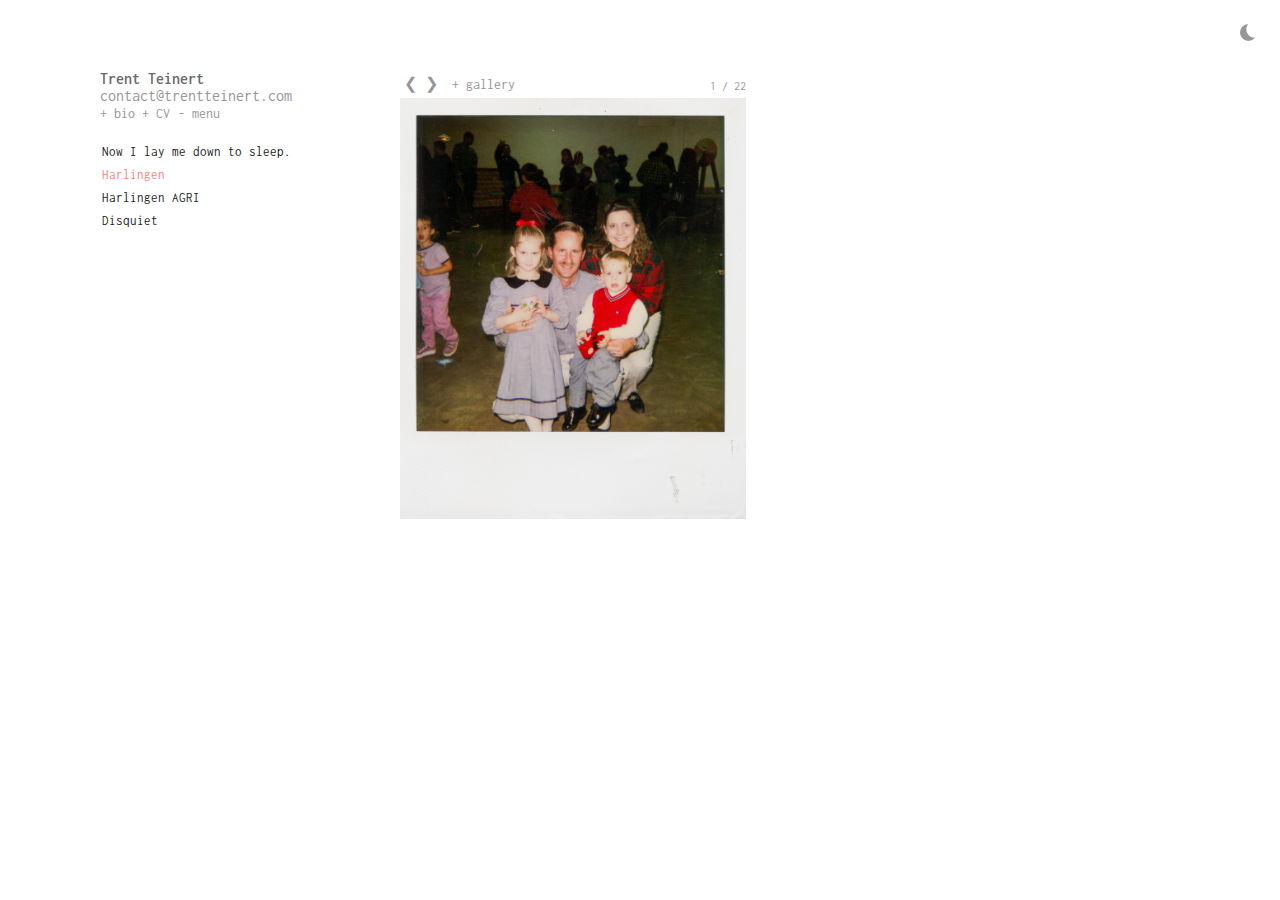
<file: Harlingen.html>
<!DOCTYPE html>
<html lang="en">
<head>
  <meta charset="UTF-8">
  <meta http-equiv="X-UA-Compatible" content="IE=edge">
  <link rel="stylesheet" href="./harlingen.css">
  <link href="https://fonts.googleapis.com/css2?family=Inconsolata:wght@200;400&display=swap" rel="stylesheet">
  <meta name="viewport" content="width=device-width, initial-scale=1.0">
  <title>HGN</title>
  <link rel="icon" href="favicon.ico">
</head>
<body>
  <img class="darkmode" id="darkmode" onclick="darkmodeactivate()" src="/components/darkmode-light.png"></img>
    <div id="left"class="left">
      <a class="tittle" href="./index.html">Trent Teinert</a>
      <a class="contact" href="mailto:trentteinert@gmail.com">contact@trentteinert.com</a><br/>
      <div id="bioexpand" class="bioexpand" onclick="showbio()">+ bio
      </div>
      <div id="bioclose" class="bioexpand" onclick="showbio()" style="display:none;">- bio
      </div>
      <div id="bioexpandmobile" class="bioexpand" onclick="showbio2()">+ bio
      </div>
      <div id="bioclosemobile" class="bioexpand" onclick="showbio2()" style="display:none;">- bio
      </div>
      <a id="CVexpand" class="bioexpand" href="./CV.html">+ CV</a>
      <a id="workexpand" class="bioexpand" onclick="workopen()">+ menu</a>
      <a id="workclose" class="bioexpand" onclick="workopen()">- menu</a>
      <a id="workexpandmobile" class="bioexpand" onclick="workopen2()">+ menu</a>
      <a id="workclosemobile" class="bioexpand" onclick="workopen2()">- menu</a>
    </div>
    <div id="workmenu" class="workmenu">
      <a class="work" href="./index.html"><div class="work1">Now I lay me down to sleep.</div></a>
      <a class="work" href="./Harlingen.html"><div class="work1" style="color:rgb(245, 131, 131);">Harlingen</div></a>
      <a class="work" href="./Harlingen AGRI.html"><div class="work1">Harlingen AGRI</div></a>
      <a class="work" href="./disquiet.html"><div class="work1">Disquiet</div></a>
    </div>
    <div id="bio" class="bio">Trent Teinert is a photographer currently residing in the Lower East Side of Manhattan. His creative practice explores the distant connection to his sociological surroundings. As a wanderer in the streets of New York City, he observes people, objects, and how they navigate and interact with the world around them. He relies on people to draw him in by their movements and daily routines Finding a story to pull from his images, relating to codependency and the flux of human emotion…
    </div>

    <div id="NILMDTS" class="NILMDTS" style="display:block;">
      <div id="container" class="container">
  <div class="arrows">
    <a class="prev" onclick="plusSlides(-1)">❮</a>
    <a class="next" onclick="plusSlides(1)">❯</a>
    <div id="gallerybtn" class="gallerybtn" onclick="galleryopen()">+ gallery
    </div>
  </div>
  <div class="mySlides">
    <div class="numbertext">1 / 22</div>
    <img class="img1" onclick="plusSlides(1)" src="/components/HLGN/HLGN (1).jpg">
  </div>
  <div class="mySlides">
    <div class="numbertext">2 / 22</div>
    <img class="img1" onclick="plusSlides(1)" src="/components/HLGN/HLGN (2).jpg">
  </div>
  <div class="mySlides">
    <div class="numbertext">3 / 22</div>
    <img class="img1" onclick="plusSlides(1)" src="/components/HLGN/HLGN (3).jpg">
  </div>
  <div class="mySlides">
    <div class="numbertext">4 / 22</div>
    <img class="img1" onclick="plusSlides(1)" src="/components/HLGN/HLGN (5).jpg">
  </div>
  <div class="mySlides">
    <div class="numbertext">5 / 22</div>
    <img class="img1" onclick="plusSlides(1)" src="/components/HLGN/HLGN (6).jpg">
  </div>  
  <div class="mySlides">
    <div class="numbertext">6 / 22</div>
    <img class="img1" onclick="plusSlides(1)" src="/components/HLGN/HLGN (7).jpg">
  </div>
  <div class="mySlides">
    <div class="numbertext">7 / 22</div>
    <img class="img1" onclick="plusSlides(1)" src="/components/HLGN/HLGN (8).jpg">
  </div>
  <div class="mySlides">
    <div class="numbertext">8 / 22</div>
    <img class="img1" onclick="plusSlides(1)" src="/components/HLGN/HLGN (9).jpg">
  </div>
  <div class="mySlides">
    <div class="numbertext">9 / 22</div>
    <img class="img1" onclick="plusSlides(1)" src="/components/HLGN/HLGN (10).jpg">
  </div>
  <div class="mySlides">
    <div class="numbertext">10 / 22</div>
    <img class="img1" onclick="plusSlides(1)" src="/components/HLGN/HLGN (11).jpg">
  </div>
  <div class="mySlides">
    <div class="numbertext">11 / 22</div>
    <img class="img1" onclick="plusSlides(1)" src="/components/HLGN/HLGN (23).jpg">
  </div>
  <div class="mySlides">
    <div class="numbertext">12 / 22</div>
    <img class="img1" onclick="plusSlides(1)" src="/components/HLGN/HLGN (12).jpg">
  </div>
  <div class="mySlides">
    <div class="numbertext">13 / 22</div>
    <img class="img1" onclick="plusSlides(1)" src="/components/HLGN/HLGN (13).jpg">
  </div>
  <div class="mySlides">
    <div class="numbertext">14 / 22</div>
    <img class="img1" onclick="plusSlides(1)" src="/components/HLGN/HLGN (14).jpg">
  </div>
  <div class="mySlides">
    <div class="numbertext">15 / 22</div>
    <img class="img1" onclick="plusSlides(1)" src="/components/HLGN/HLGN (15).jpg">
  </div>
  <div class="mySlides">
    <div class="numbertext"style="padding-right:0%;">16 / 22</div>
    <img class="img1" style="width:100%;" onclick="plusSlides(1)" src="/components/HLGN/HLGN (16).jpg">
  </div>
  <div class="mySlides">
    <div class="numbertext">17 / 22</div>
    <img class="img1" onclick="plusSlides(1)" src="/components/HLGN/HLGN (17).jpg">
  </div>
  <div class="mySlides">
    <div class="numbertext">18 / 22</div>
    <img class="img1" onclick="plusSlides(1)" src="/components/HLGN/HLGN (18).jpg">
  </div>
  <div class="mySlides">
    <div class="numbertext">19 / 22</div>
    <img class="img1" onclick="plusSlides(1)" src="/components/HLGN/HLGN (19).jpg">
  </div>
  <div class="mySlides">
    <div class="numbertext">20 / 22</div>
    <img class="img1" onclick="plusSlides(1)" src="/components/HLGN/HLGN (20).jpg">
  </div>
  <div class="mySlides">
    <div class="numbertext">21 / 22</div>
    <img class="img1" onclick="plusSlides(1)" src="/components/HLGN/HLGN (21).jpg">
  </div>
  <div class="mySlides">
    <div class="numbertext">22 / 22</div>
    <img class="img1" onclick="plusSlides(1)" src="/components/HLGN/HLGN (22).jpg">
  </div>
  <div class="caption-container">
    <p id="caption"></p>
  </div>
</div>
<div id="container2" class="container" >
  <div class="arrows">
    <a class="prev" onclick="plusSlides(-1)">❮</a>
    <a class="next" onclick="plusSlides(1)">❯</a>
    <div id="gallerybtn" class="gallerybtn" onclick="galleryclose()">- gallery
    </div>
  </div>
  <div class="mySlides2">
    <div class="numbertext">1 / 8</div>
  </div>
  <div class="row" style="margin-top:0px; width:100%;">
    <div class="column">
      <img class="img2" src="/components/HLGN/HLGN (1).jpg" onclick="galleryclose(), currentSlide2(1)" alt="">
    </div>
    <div class="column">
      <img class="img2" src="/components/HLGN/HLGN (2).jpg" onclick="galleryclose(), currentSlide2(2)" alt="">
    </div>
    <div class="column">
      <img class="img2" src="/components/HLGN/HLGN (3).jpg" onclick="galleryclose(), currentSlide2(3)" alt="">
    </div>
    <div class="column">
      <img class="img2" src="/components/HLGN/HLGN (5).jpg" onclick="galleryclose(), currentSlide2(4)" alt="">
    </div>
    <div class="column">
      <img class="img2" src="/components/HLGN/HLGN (6).jpg" onclick="galleryclose(), currentSlide2(5)" alt="">
    </div>    
    <div class="column">
      <img class="img2" src="/components/HLGN/HLGN (7).jpg" onclick="galleryclose(), currentSlide2(6)" alt="">
    </div>
    <div class="column">
      <img class="img2" src="/components/HLGN/HLGN (8).jpg" onclick="galleryclose(), currentSlide2(7)" alt="">
    </div>
    <div class="column">
      <img class="img2" src="/components/HLGN/HLGN (9).jpg" onclick="galleryclose(), currentSlide2(8)" alt="">
    </div>
    <div class="column">
      <img class="img2" src="/components/HLGN/HLGN (10).jpg" onclick="galleryclose(), currentSlide2(9)" alt="">
    </div>
    <div class="column">
      <img class="img2" src="/components/HLGN/HLGN (11).jpg" onclick="galleryclose(), currentSlide2(10)" alt="">
    </div>
    <div class="column">
      <img class="img2" src="/components/HLGN/HLGN (23).jpg" onclick="galleryclose(), currentSlide2(11)" alt="">
    </div>    
    <div class="column">
      <img class="img2" src="/components/HLGN/HLGN (12).jpg" onclick="galleryclose(), currentSlide2(12)" alt="">
    </div>
    <div class="column">
      <img class="img2" src="/components/HLGN/HLGN (13).jpg" onclick="galleryclose(), currentSlide2(13)" alt="">
    </div>
    <div class="column">
      <img class="img2" src="/components/HLGN/HLGN (14).jpg" onclick="galleryclose(), currentSlide2(14)" alt="">
    </div>
    <div class="column">
      <img class="img2" src="/components/HLGN/HLGN (15).jpg" onclick="galleryclose(), currentSlide2(15)" alt="">
    </div>
    <div class="column">
      <img class="img2" src="/components/HLGN/HLGN (16).jpg" onclick="galleryclose(), currentSlide2(16)" alt="">
    </div>
    <div class="column">
      <img class="img2" src="/components/HLGN/HLGN (17).jpg" onclick="galleryclose(), currentSlide2(17)" alt="">
    </div>
    <div class="column">
      <img class="img2" src="/components/HLGN/HLGN (18).jpg" onclick="galleryclose(), currentSlide2(18)" alt="">
    </div>
    <div class="column">
      <img class="img2" src="/components/HLGN/HLGN (19).jpg" onclick="galleryclose(), currentSlide2(19)" alt="">
    </div>
    <div class="column">
      <img class="img2" src="/components/HLGN/HLGN (20).jpg" onclick="galleryclose(), currentSlide2(20)" alt="">
    </div>
    <div class="column">
      <img class="img2" src="/components/HLGN/HLGN (21).jpg" onclick="galleryclose(), currentSlide2(21)" alt="">
    </div>
    <div class="column">
      <img class="img2" src="/components/HLGN/HLGN (22).jpg" onclick="galleryclose(), currentSlide2(22)" alt="">
    </div>
  </div>
</div>
<div id="container3" class="mobilegallery">
  <img class="img3" src="/components/HLGN/HLGN (1).jpg" onclick="galleryclose(), currentSlide2(1)" alt="">
  <img class="img3" src="/components/HLGN/HLGN (2).jpg" onclick="galleryclose(), currentSlide2(2)" alt="">
  <img class="img3" src="/components/HLGN/HLGN (3).jpg" onclick="galleryclose(), currentSlide2(3)" alt="">
  <img class="img3" src="/components/HLGN/HLGN (5).jpg" onclick="galleryclose(), currentSlide2(4)" alt="">
  <img class="img3" src="/components/HLGN/HLGN (6).jpg" onclick="galleryclose(), currentSlide2(5)" alt="">
  <img class="img3" src="/components/HLGN/HLGN (7).jpg" onclick="galleryclose(), currentSlide2(6)" alt="">
  <img class="img3" src="/components/HLGN/HLGN (8).jpg" onclick="galleryclose(), currentSlide2(7)" alt="">
  <img class="img3" src="/components/HLGN/HLGN (9).jpg" onclick="galleryclose(), currentSlide2(8)" alt="">
  <img class="img3" src="/components/HLGN/HLGN (10).jpg" onclick="galleryclose(), currentSlide2(9)" alt="">
  <img class="img3" src="/components/HLGN/HLGN (11).jpg" onclick="galleryclose(), currentSlide2(10)" alt="">
  <img class="img3" src="/components/HLGN/HLGN (23).jpg" onclick="galleryclose(), currentSlide2(11)" alt="">
  <img class="img3" src="/components/HLGN/HLGN (12).jpg" onclick="galleryclose(), currentSlide2(12)" alt="">
  <img class="img3" src="/components/HLGN/HLGN (13).jpg" onclick="galleryclose(), currentSlide2(13)" alt="">
  <img class="img3" src="/components/HLGN/HLGN (14).jpg" onclick="galleryclose(), currentSlide2(14)" alt="">
  <img class="img3" src="/components/HLGN/HLGN (15).jpg" onclick="galleryclose(), currentSlide2(8)" alt="">
  <img class="img3" src="/components/HLGN/HLGN (16).jpg" onclick="galleryclose(), currentSlide2(9)" alt="">
  <img class="img3" src="/components/HLGN/HLGN (17).jpg" onclick="galleryclose(), currentSlide2(10)" alt="">
  <img class="img3" src="/components/HLGN/HLGN (18).jpg" onclick="galleryclose(), currentSlide2(11)" alt="">
  <img class="img3" src="/components/HLGN/HLGN (19).jpg" onclick="galleryclose(), currentSlide2(12)" alt="">
  <img class="img3" src="/components/HLGN/HLGN (20).jpg" onclick="galleryclose(), currentSlide2(13)" alt="">
  <img class="img3" src="/components/HLGN/HLGN (21).jpg" onclick="galleryclose(), currentSlide2(14)" alt="">
  <img class="img3" src="/components/HLGN/HLGN (22).jpg" onclick="galleryclose(), currentSlide2(14)" alt="">
</div>
<div class="scrolltotop">
  <button class="btn" onclick="topFunction()">scroll to top</button>
</div>
</div>
<script>
  function topFunction() {
  document.body.scrollTop = 0;
  document.documentElement.scrollTop = 0;
}
</script>
<script>
  function darkmodeactivate() {
    if (document.getElementById("darkmode").src == "/components/darkmode-light.png"){
        document.getElementById("darkmode").src = "/components/darkmode-dark.png";
    } else {
        document.getElementById("darkmode").src = "/components/darkmode-light.png";
    }
}
</script>
<script>
 var icon = document.getElementById("darkmode");
 icon.onclick = function(){
  document.body.classList.toggle("dark-theme");
 }
</script>
<script>
let slideIndex = 1;
showSlides(slideIndex);

function plusSlides(n) {
  showSlides(slideIndex += n);
}

function currentSlide(n) {
  showSlides(slideIndex = n);
}
function currentSlide2(n) {
  showSlides2(slideIndex = n);
}

function showSlides(n) {
  let i;
  let slides = document.getElementsByClassName("mySlides");
  let captionText = document.getElementById("caption");
  if (n > slides.length) {slideIndex = 1}
  if (n < 1) {slideIndex = slides.length}
  for (i = 0; i < slides.length; i++) {
    slides[i].style.display = "none";
  }
  slides[slideIndex-1].style.display = "block";
}
function showSlides2(n) {
  let i;
  let slides = document.getElementsByClassName("mySlides");
  let captionText = document.getElementById("caption");
  if (n > slides.length) {slideIndex = 1}
  if (n < 1) {slideIndex = slides.length}
  for (i = 0; i < slides.length; i++) {
    slides[i].style.display = "none";
  }
  slides[slideIndex-1].style.display = "block";
}
</script>
<script>
    function showbio() {
  var x = document.getElementById("bioexpand");
  if (x.style.display === "none") {
    x.style.display = "inline";
  } else {
    x.style.display = "none";
  }
  var x = document.getElementById("bioclose");
  if (x.style.display === "inline") {
    x.style.display = "none";
  } else {
    x.style.display = "inline";
  }
  var x = document.getElementById("bio");
  if (x.style.display === "block") {
    x.style.display = "none";
  } else {
    x.style.display = "block";
  }
  var x = document.getElementById("workexpand");
  if (x.style.display === "inline") {
    x.style.display = "inline";
  } else {
    x.style.display = "inline";
  }
  var x = document.getElementById("workclose");
  if (x.style.display === "inline") {
    x.style.display = "none";
  } else {
    x.style.display = "none";
  }
  var x = document.getElementById("workmenu");
  if (x.style.display === "block") {
    x.style.display = "none";
  } else {
    x.style.display = "none";
  }
}
function showbio2() {
  var x = document.getElementById("bioexpandmobile");
  if (x.style.display === "none") {
    x.style.display = "inline";
  } else {
    x.style.display = "none";
  }
  var x = document.getElementById("bioclosemobile");
  if (x.style.display === "inline") {
    x.style.display = "none";
  } else {
    x.style.display = "inline";
  }
  var x = document.getElementById("bio");
  if (x.style.display === "block") {
    x.style.display = "none";
  } else {
    x.style.display = "block";
  }
  var x = document.getElementById("workexpandmobile");
  if (x.style.display === "inline") {
    x.style.display = "inline";
  } else {
    x.style.display = "inline";
  }
  var x = document.getElementById("workclosemobile");
  if (x.style.display === "inline") {
    x.style.display = "none";
  } else {
    x.style.display = "none";
  }
  var x = document.getElementById("workmenu");
  if (x.style.display === "block") {
    x.style.display = "";
  } else {
    x.style.display = "";
  }
}
</script>
<script>
      function galleryopen() {
    var x = document.getElementById("container");
    if (x.style.display === "") {
      x.style.display = "none";
    } else {
      x.style.display = "";
    }
    var x = document.getElementById("container2");
    if (x.style.display === "") {
      x.style.display = "block";
    } else {
      x.style.display = "";
    }
  }
  function galleryclose() {
    var x = document.getElementById("container");
    if (x.style.display === "") {
      x.style.display = "none";
    } else {
      x.style.display = "";
    }
    var x = document.getElementById("container2");
    if (x.style.display === "") {
      x.style.display = "none";
    } else {
      x.style.display = "";
    }
  }
  function workopen() {
  var x = document.getElementById("workexpand");
  if (x.style.display === "") {
    x.style.display = "inline";
  } else {
    x.style.display = "";
  }
  var x = document.getElementById("workclose");
  if (x.style.display === "none") {
    x.style.display = "inline";
  } else {
    x.style.display = "none";
  }
  var x = document.getElementById("workmenu");
  if (x.style.display === "") {
    x.style.display = "none";
  } else {
    x.style.display = "";
  }
  var x = document.getElementById("bioexpand");
  if (x.style.display === "inline") {
    x.style.display = "inline";
  } else {
    x.style.display = "inline";
  }
  var x = document.getElementById("bioclose");
  if (x.style.display === "none") {
    x.style.display = "none";
  } else {
    x.style.display = "none";
  }
  var x = document.getElementById("bio");
  if (x.style.display === "flex") {
    x.style.display = "none";
  } else {
    x.style.display = "none";
  }
}
function workopen2() {
  var x = document.getElementById("workexpandmobile");
  if (x.style.display === "none") {
    x.style.display = "inline";
  } else {
    x.style.display = "none";
  }
  var x = document.getElementById("workclosemobile");
  if (x.style.display === "inline") {
    x.style.display = "none";
  } else {
    x.style.display = "inline";
  }
  var x = document.getElementById("workmenu");
  if (x.style.display === "") {
    x.style.display = "block";
  } else {
    x.style.display = "";
  }
  var x = document.getElementById("bioexpandmobile");
  if (x.style.display === "inline") {
    x.style.display = "inline";
  } else {
    x.style.display = "inline";
  }
  var x = document.getElementById("bioclosemobile");
  if (x.style.display === "none") {
    x.style.display = "none";
  } else {
    x.style.display = "none";
  }
  var x = document.getElementById("bio");
  if (x.style.display === "flex") {
    x.style.display = "none";
  } else {
    x.style.display = "none";
  }
}
</script>
<script>
    function openNILMDTS() {
  var x = document.getElementById("NILMDTS");
  if (x.style.display === "none") {
    x.style.display = "block";
  } else {
    x.style.display = "block";
  }
}
function openHarlingen() {
  var x = document.getElementById("Harlingen");
  if (x.style.display === "none") {
    x.style.display = "block";
  } else {
    x.style.display = "block";
  }
}
</script>
</body>
</html>
</file>
<file: index.css>
body {
  padding: 0;
  margin: 0;
  font-family: "Inconsolata";
  background-color: var(--primary-color);
}
::-webkit-scrollbar {
  width: 0; /* Remove scrollbar space */
  background: transparent; /* Optional: just make scrollbar invisible */
}
:root {
  --primary-color: rgb(255, 255, 255);
  --secondary-color: #222;
}
.dark-theme {
  --primary-color: #222;
  --secondary-color: rgb(150, 150, 150);
}
.Slideshow {
  display: flex;
  justify-content: center;
  background-color: rgb(0, 0, 255);
  width: 50%;
  height: auto;
  margin: auto;
}
.darkmode {
  width: 25px;
  height: 25px;
  margin: 20px;
  right: 0;
  position: absolute;
  background-color: rgba(0, 0, 255, 0);
}
.left {
  background-color: rgba(49, 0, 95, 0);
  width: 300px;
  position: absolute;
  width: 15%;
  margin-left: 100px;
  margin-top: 70px;
  height: 80px;
}
.right {
  display: inline-flex;
  float: right;
  height: 130px;
  background-color: rgba(43, 226, 73, 0);
  width: 0%;
  margin-top: 20px;
}
.tittle {
  text-decoration: none;
  display: flex;
  -webkit-user-select: none; /* Safari */
  -moz-user-select: none; /* Firefox */
  -ms-user-select: none; /* IE10+/Edge */
  user-select: none; /* Standard */
  font-size: 1em;
  background-color: rgba(79, 116, 197, 0);
  font-weight: 600;
  color: rgb(104, 105, 107);
  width: fit-content;
  height: fit-content;
}
.contact {
  font-family: "Inconsolata";
  font-size: 1em;
  font-weight: 400;
  background-color: rgba(123, 255, 0, 0);
  text-align: left;
  color: rgb(150, 150, 150);
  width: fit-content;
  height: fit-content;
  text-decoration: none;
}
.bio {
  display: none;
  font-size: 0.8em;
  line-height: 20px;
  position: absolute;
  background-color: rgba(153, 59, 59, 0);
  text-align: justify;
  color: var(--secondary-color);
  width: 240px;
  padding: 10px;
  height: fit-content;
  left: 92px;
  top: 130px;
  -webkit-user-select: none; /* Safari */
  -moz-user-select: none; /* Firefox */
  -ms-user-select: none; /* IE10+/Edge */
  user-select: none; /* Standard */
}
.bioexpand {
  display: inline;
  font-size: 0.9em;
  background-color: rgba(15, 247, 255, 0);
  text-align: left;
  color: rgb(150, 150, 150);
  width: fit-content;
  text-decoration: none;
  cursor: pointer;
  height: fit-content;
  -webkit-user-select: none; /* Safari */
  -moz-user-select: none; /* Firefox */
  -ms-user-select: none; /* IE10+/Edge */
  user-select: none; /* Standard */
}
#bioexpand {
  display: inline;
}
#bioclose {
  display: none;
}
#bioclosemobile {
  display: none;
}
#bioexpandmobile {
  display: none;
}
.contactexpand {
  display: inline;
  font-size: 0.9em;
  background-color: rgba(135, 218, 80, 0);
  text-align: left;
  color: rgb(150, 150, 150);
  width: fit-content;
  cursor: pointer;
  height: fit-content;
  -webkit-user-select: none; /* Safari */
  -moz-user-select: none; /* Firefox */
  -ms-user-select: none; /* IE10+/Edge */
  user-select: none; /* Standard */
}
#workexpand {
  display: none;
}
#workclosemobile {
  display: none;
}
#workexpandmobile {
  display: none;
}
.work {
  text-decoration: none;
}
.work1 {
  font-size: 0.8em;
  background-color: rgba(153, 59, 59, 0);
  text-align: justify;
  color: var(--secondary-color);
  width: 100%;
  padding: 0px;
  padding-bottom: 10px;
  height: fit-content;
  -webkit-user-select: none; /* Safari */
  -moz-user-select: none; /* Firefox */
  -ms-user-select: none; /* IE10+/Edge */
  user-select: none; /* Standard */
}
.workmenu {
  display: block;
  position: absolute;
  width: 200px;
  left: 102px;
  top: 145px;
  height: fit-content;
  color: var(--secondary-color);
  background-color: rgba(0, 0, 255, 0);
}
.bioexpand .show {
  visibility: visible;
  -webkit-animation: fadeIn 1s;
  animation: fadeIn 1s;
}
@keyframes fade-inout {
  0% {
    opacity: 0;
  }
  100% {
    opacity: 1;
  }
}
@-webkit-keyframes fadeIn {
  from {
    opacity: 0;
  }
  to {
    opacity: 1;
  }
}
@keyframes fadeIn {
  from {
    opacity: 0;
  }
  to {
    opacity: 1;
  }
}
.burger {
  display: none;
}
.nav {
  display: flex;
  height: 20px;
  text-align: center;
  color: black;
  background-color: rgba(127, 255, 212, 0);
}
.container {
  display: block;
  position: relative;
  width: 45%;
  margin-left: 400px;
  height: 500px;
  padding-top: 70px;
  background-color: rgba(168, 45, 45, 0);
}
#container {
  display: block;
}
#container2 {
  display: none;
}

/* Hide the images by default */
.mySlides {
  display: none;
  height: fit-content;
  cursor: pointer;
  background-color: rgba(218, 218, 218, 0);
}
.mySlides2 {
  display: none;
  width: 100%;
  background-color: rgba(127, 255, 212, 0);
}
.mySlides3 {
  display: none;
  width: 100%;
  background-color: rgba(127, 255, 212, 0);
}

/* Add a pointer when hovering over the thumbnail images */
.cursor {
  cursor: pointer;
}

.arrows {
  background-color: rgba(132, 104, 158, 0);
  display: flex;
  width: 101%;
  justify-content: left;
  padding: 0;
  margin: 0;
  margin-left: auto;
  height: fit-content;
}
.gallerybtn {
  cursor: pointer;
  position: flex;
  width: auto;
  height: 21px;
  margin-left: 10px;
  margin-top: 6.5px;
  background-color: rgba(8, 8, 99, 0);
  color: rgb(150, 150, 150);
  font-weight: 400;
  font-size: 14px;
  user-select: none;
  -webkit-user-select: none;
}
/* Next & previous buttons */
.prev {
  cursor: pointer;
  position: flex;
  width: auto;
  height: fit-content;
  padding: 4px;
  background-color: rgba(0, 255, 170, 0);
  color: rgb(150, 150, 150);
  font-weight: 200;
  font-size: 16px;
  user-select: none;
  -webkit-user-select: none;
}
.next {
  cursor: pointer;
  position: flex;
  width: auto;
  height: fit-content;
  padding: 4px;
  background-color: rgba(0, 0, 255, 0);
  color: rgb(150, 150, 150);
  font-weight: 200;
  font-size: 16px;
  user-select: none;
  -webkit-user-select: none;
}

/* Position the "next button" to the right */
.next {
  right: 0;
  border-radius: 3px 0 0 3px;
}
/* Number text (1/3 etc) */
.numbertext {
  color: rgb(150, 150, 150);
  background-color: rgba(0, 0, 255, 0);
  font-size: 12px;
  padding: 10px 0px;
  position: absolute;
  top: 70px;
  right: 0;
}

/* Container for image text */
.caption-container {
  text-align: center;
  background-color: rgba(34, 34, 34, 0);
  padding: 2px 16px;
  color: white;
}
.row {
  width: 100%;
  margin-top: 25px;
  height: fit-content;
  display: grid;
  animation: fade-inout 1s alternate;
  grid-template-columns: repeat(4, 23%);
  justify-content: space-between;
  background-color: rgba(112, 112, 173, 0);
}

.row:after {
  content: "";
  display: grid;
  clear: both;
}

/* Six columns side by side */
.column {
  display: flex;
  height: fit-content;
  width: 100%;
  margin-bottom: 15px;
  background-color: rgb(34, 34, 34);
}

/* Add a transparency effect for thumnbail images */
.demo {
  opacity: 0.6;
}
:hover {
  color: rgb(245, 131, 131);
}
.tittle:hover {
  color: rgb(74, 75, 77);
}
.bio:hover {
  color: rgb(150, 150, 150);
}
.numbertext:hover {
  color: rgb(150, 150, 150);
}
.active,
.demo:hover {
  opacity: 1;
}
img.img1 {
  width: 100%;
  margin: 0;
  margin-top: 0;
  margin-bottom: 0;
  display: flex;
  border-style: solid;
  border-color: white;
  animation: fade-inout 1s alternate;
  justify-content: center;
}
img.img2 {
  height: inherit;
  width: 100%;
  margin-top: 0;
  display: flex;
  justify-content: center;
  cursor: pointer;
}
.img3 {
  display: none;
  width: 95%;
  margin-left: 2.5%;
  margin-bottom: 60px;
}
.scrolltotop {
  display: none;
}
.btn {
  display: none;
}
@media only screen and (max-device-width: 600px) {
  body {
    padding: 0;
    margin: 0;
    font-family: "Inconsolata";
    background-color: var(--primary-color);
  }
  ::-webkit-scrollbar {
    width: 0; /* Remove scrollbar space */
    background: transparent; /* Optional: just make scrollbar invisible */
  }
  :root {
    --primary-color: rgb(255, 255, 255);
    --secondary-color: #222;
  }
  .dark-theme {
    --primary-color: #222;
    --secondary-color: rgb(150, 150, 150);
  }
  .Slideshow {
    display: flex;
    justify-content: center;
    background-color: rgb(0, 0, 255);
    width: 50%;
    height: auto;
    margin: auto;
  }
  .darkmode {
    width: 25px;
    height: 25px;
    right: 0;
    top: 0;
    position: absolute;
    background-color: rgba(0, 0, 255, 0);
  }
  .left {
    background-color: rgba(137, 43, 226, 0);
    position: relative;
    width: 75%;
    margin-left: 30px;
    margin-top: 30px;
    height: 60px;
  }
  .right {
    display: inline-flex;
    float: right;
    height: 130px;
    background-color: rgba(43, 226, 73, 0);
    width: 0%;
    margin-top: 20px;
  }
  .tittle {
    text-decoration: none;
    display: flex;
    -webkit-user-select: none; /* Safari */
    -moz-user-select: none; /* Firefox */
    -ms-user-select: none; /* IE10+/Edge */
    user-select: none; /* Standard */
    font-size: 1em;
    background-color: rgba(79, 116, 197, 0);
    font-weight: 600;
    color: rgb(104, 105, 107);
    width: fit-content;
    height: fit-content;
  }
  .contact {
    font-family: "Inconsolata";
    font-size: 1em;
    font-weight: 400;
    background-color: rgba(123, 255, 0, 0);
    text-align: left;
    color: rgb(150, 150, 150);
    width: fit-content;
    height: fit-content;
    text-decoration: none;
  }
  .bio {
    display: none;
    position: relative;
    font-size: 0.8em;
    line-height: 20px;
    background-color: rgba(170, 42, 42, 0);
    text-align: justify;
    color: var(--secondary-color);
    width: 86%;
    height: fit-content;
    z-index: 1;
    padding: 3%;
    padding-left: 8%;
    padding-right: 6%;
    margin: 0;
    margin-top: 10px;
    left: 0px;
    top: 0px;
    -webkit-user-select: none; /* Safari */
    -moz-user-select: none; /* Firefox */
    -ms-user-select: none; /* IE10+/Edge */
    user-select: none; /* Standard */
  }
  .bioexpand {
    display: inline;
    font-size: 0.9em;
    background-color: rgba(15, 247, 255, 0);
    text-align: left;
    color: rgb(150, 150, 150);
    width: fit-content;
    text-decoration: none;
    cursor: pointer;
    height: fit-content;
    -webkit-user-select: none; /* Safari */
    -moz-user-select: none; /* Firefox */
    -ms-user-select: none; /* IE10+/Edge */
    user-select: none; /* Standard */
  }
  #bioexpand {
    display: none;
  }
  #bioclose {
    display: none;
  }
  #bioclosemobile {
    display: none;
  }
  #bioexpandmobile {
    display: inline;
  }
  .contactexpand {
    display: inline;
    font-size: 0.9em;
    background-color: rgba(135, 218, 80, 0);
    text-align: left;
    color: rgb(150, 150, 150);
    width: fit-content;
    cursor: pointer;
    height: fit-content;
    -webkit-user-select: none; /* Safari */
    -moz-user-select: none; /* Firefox */
    -ms-user-select: none; /* IE10+/Edge */
    user-select: none; /* Standard */
  }
  #workexpand {
    display: none;
  }
  #workclose {
    display: none;
  }
  #workclosemobile {
    display: none;
  }
  #workexpandmobile {
    display: inline;
  }
  .work {
    text-decoration: none;
  }
  .work1 {
    font-size: 0.8em;
    background-color: rgba(153, 59, 59, 0);
    text-align: justify;
    color: var(--secondary-color);
    width: 100%;
    padding: 0px;
    padding-bottom: 10px;
    height: fit-content;
    -webkit-user-select: none; /* Safari */
    -moz-user-select: none; /* Firefox */
    -ms-user-select: none; /* IE10+/Edge */
    user-select: none; /* Standard */
  }
  .workmenu {
    z-index: 1;
    display: none;
    position: relative;
    width: 80%;
    z-index: 1;
    padding: 3%;
    padding-left: 8%;
    padding-right: 6%;
    margin: 0;
    margin-top: 10px;
    left: 0px;
    top: 0px;
    height: fit-content;
    background-color: rgba(0, 0, 255, 0);
  }
  .bioexpand .show {
    visibility: visible;
    -webkit-animation: fadeIn 1s;
    animation: fadeIn 1s;
  }
  @keyframes fade-inout {
    0% {
      opacity: 0;
    }
    100% {
      opacity: 1;
    }
  }
  @-webkit-keyframes fadeIn {
    from {
      opacity: 0;
    }
    to {
      opacity: 1;
    }
  }
  @keyframes fadeIn {
    from {
      opacity: 0;
    }
    to {
      opacity: 1;
    }
  }
  .burger {
    display: none;
  }
  .nav {
    display: flex;
    height: 20px;
    text-align: center;
    color: black;
    background-color: rgba(127, 255, 212, 0);
  }
  .container {
    position: relative;
    width: 100%;
    margin-left: 0px;
    margin-top: 30px;
    height: fit-content;
    padding-top: 0px;
    background-color: rgba(168, 45, 45, 0);
  }
  #container {
    display: none;
  }
  #container2 {
    display: none;
  }

  /* Hide the images by default */
  .mySlides {
    display: none;
    height: fit-content;
    cursor: pointer;
    background-color: rgba(127, 255, 212, 0);
  }
  .mySlides2 {
    display: none;
    width: 100%;
    margin-left: 0px;
    background-color: rgba(127, 255, 212, 0);
  }
  .mySlides3 {
    display: none;
    width: 100%;
    background-color: rgba(127, 255, 212, 0);
  }

  /* Add a pointer when hovering over the thumbnail images */
  .cursor {
    cursor: pointer;
  }

  .arrows {
    background-color: rgba(132, 104, 158, 0);
    display: none;
    width: 100%;
    justify-content: left;
    height: fit-content;
  }
  .gallerybtn {
    cursor: pointer;
    position: flex;
    width: auto;
    height: 21px;
    margin-left: 10px;
    margin-top: 6.5px;
    background-color: rgba(8, 8, 99, 0);
    color: rgb(150, 150, 150);
    font-weight: 400;
    font-size: 14px;
    user-select: none;
    -webkit-user-select: none;
  }
  /* Next & previous buttons */
  .prev {
    cursor: pointer;
    position: flex;
    width: auto;
    height: fit-content;
    padding: 4px;
    background-color: rgba(0, 255, 170, 0);
    color: rgb(150, 150, 150);
    font-weight: 200;
    font-size: 16px;
    user-select: none;
    -webkit-user-select: none;
  }
  .next {
    cursor: pointer;
    position: flex;
    width: auto;
    height: fit-content;
    padding: 4px;
    background-color: rgba(0, 0, 255, 0);
    color: rgb(150, 150, 150);
    font-weight: 200;
    font-size: 16px;
    user-select: none;
    -webkit-user-select: none;
  }

  /* Position the "next button" to the right */
  .next {
    right: 0;
    border-radius: 3px 0 0 3px;
  }
  /* Number text (1/3 etc) */
  .numbertext {
    color: rgb(150, 150, 150);
    background-color: rgba(0, 0, 255, 0);
    font-size: 12px;
    padding: 10px 5px;
    position: absolute;
    top: 70px;
    right: 0%;
  }

  /* Container for image text */
  .caption-container {
    text-align: center;
    background-color: rgba(34, 34, 34, 0);
    padding: 2px 16px;
    color: white;
  }
  .row {
    width: 100%;
    height: auto;
    display: none;
    animation: fade-inout 0.5s alternate;
    background-color: rgba(112, 112, 173, 0);
  }

  /* Six columns side by side */
  .column {
    display: flex;
    max-height: 400px;
    width: 100%;
    padding-bottom: 30px;
    background-color: rgba(34, 34, 34, 0);
  }

  /* Add a transparency effect for thumnbail images */
  .demo {
    opacity: 0.6;
  }
  :hover {
    color: rgb(245, 131, 131);
  }
  .tittle:hover {
    color: rgb(74, 75, 77);
  }
  .bio:hover {
    color: rgb(150, 150, 150);
  }
  .numbertext:hover {
    color: rgb(150, 150, 150);
  }
  .active,
  .demo:hover {
    opacity: 1;
  }
  img.img1 {
    width: 100%;
    height: fit-content;
    margin: 0;
    margin-top: 0;
    margin-bottom: 0;
    display: flex;
    border-style: solid;
    border-color: white;
    animation: fade-inout 1s alternate;
    justify-content: center;
  }
  img.img2 {
    width: 95%;
    height: fit-content;
  }
  .img2 {
    pointer-events: none;
    width: 90%;
    margin-top: 0;
    margin-left: 2.5%;
    display: flex;
    justify-content: center;
    cursor: pointer;
  }
  .scrolltotop {
    width: 100%;
    display: flex;
    justify-content: center;
    height: 100px;
    margin-top: 0px;
    background-color: rgba(0, 0, 255, 0);
  }
  .btn {
    width: 100%;
    font-family: "Inconsolata";
    display: flex;
    height: 30px;
    background-color: rgba(170, 170, 170, 0);
    margin: auto;
    margin-top: 0px;
    color: var(--secondary-color);
    padding-top: 8px;
    border: none;
    justify-content: center;
  }
  .mobilegallery {
    display: block;
    width: 100%;
    height: fit-content;
    padding-top: 30px;
  }
  .img3 {
    display: block;
    width: 95%;
    border-style: solid;
    border-color: white;
    border-width: 1px;
    margin-left: 2.5%;
    margin-bottom: 30px;
  }
}
</file>
<file: current.css>
*{
  padding: 0;
  margin: 0;
  background-color: rgba(255, 255, 255, 0);
}
.container{
  width: 100%;
  height: fit-content;
  background-color: blue;
}
.img1 {
  position: absolute;
  width: 620px;
  height: auto;
  left: 230px;
  top:95px;
  transform: translateX(0px);
}
.img2 {
  position: absolute;
  width: 250px;
  height: auto;
  left: 715px;
  top:228px;
  transform: translateX(0px);
}
.img3 {
  position: absolute;
  width: 500px;
  height: auto;
  left: 400px;
  top:50px;
  transform: translateX(0px);
}
@media only screen and (max-device-width:600px)
{
.img1 {
  position: absolute;
  left: 50%;
  width: 200px;
  transform: translateX(-100px);
  height: auto;
  background-color: #ccc;
}
}
</file>
<file: CV.css>
body {
  padding: 0;
  margin: 0;
  font-family: "Inconsolata";
  background-color: var(--primary-color);
}
::-webkit-scrollbar {
  width: 0; /* Remove scrollbar space */
  background: transparent; /* Optional: just make scrollbar invisible */
}
:root {
  --primary-color: rgb(255, 255, 255);
  --secondary-color: rgb(110, 110, 110);
  --tertiary-color: rgb(150, 150, 150);
}
.dark-theme {
  --primary-color: #222;
  --secondary-color: rgb(150, 150, 150);
  --tertiary-color: rgb(194, 194, 194);
}
.Slideshow {
  display: flex;
  justify-content: center;
  background-color: rgb(0, 0, 255);
  width: 50%;
  height: auto;
  margin: auto;
}
.darkmode {
  width: 25px;
  height: 25px;
  margin: 20px;
  right: 0;
  position: absolute;
  background-color: rgba(0, 0, 255, 0);
}
.left {
  background-color: rgba(49, 0, 95, 0);
  width: 300px;
  position: absolute;
  width: 15%;
  margin-left: 100px;
  margin-top: 70px;
  height: 80px;
}
.right {
  display: inline-flex;
  float: right;
  height: 130px;
  background-color: rgba(43, 226, 73, 0);
  width: 0%;
  margin-top: 20px;
}
.tittle {
  text-decoration: none;
  display: flex;
  -webkit-user-select: none; /* Safari */
  -moz-user-select: none; /* Firefox */
  -ms-user-select: none; /* IE10+/Edge */
  user-select: none; /* Standard */
  font-size: 1em;
  background-color: rgba(79, 116, 197, 0);
  font-weight: 600;
  color: rgb(104, 105, 107);
  width: fit-content;
  height: fit-content;
}
.contact {
  font-family: "Inconsolata";
  font-size: 1em;
  font-weight: 400;
  background-color: rgba(123, 255, 0, 0);
  text-align: left;
  color: rgb(150, 150, 150);
  width: fit-content;
  height: fit-content;
  text-decoration: none;
}
.bio {
  display: inline;
  font-size: 0.8em;
  line-height: 20px;
  position: absolute;
  background-color: rgba(153, 59, 59, 0);
  text-align: justify;
  color: var(--secondary-color);
  width: 240px;
  padding: 10px;
  height: fit-content;
  left: 92px;
  top: 130px;
  -webkit-user-select: none; /* Safari */
  -moz-user-select: none; /* Firefox */
  -ms-user-select: none; /* IE10+/Edge */
  user-select: none; /* Standard */
}
.bioexpand {
  display: inline;
  font-size: 0.9em;
  background-color: rgba(15, 247, 255, 0);
  text-align: left;
  color: rgb(150, 150, 150);
  width: fit-content;
  text-decoration: none;
  cursor: pointer;
  height: fit-content;
  -webkit-user-select: none; /* Safari */
  -moz-user-select: none; /* Firefox */
  -ms-user-select: none; /* IE10+/Edge */
  user-select: none; /* Standard */
}
#bioexpand {
  display: none;
}
#bioclose {
  display: inline;
}
#bioclosemobile {
  display: none;
}
#bioexpandmobile {
  display: none;
}
.contactexpand {
  display: inline;
  font-size: 0.9em;
  background-color: rgba(135, 218, 80, 0);
  text-align: left;
  color: rgb(150, 150, 150);
  width: fit-content;
  cursor: pointer;
  height: fit-content;
  -webkit-user-select: none; /* Safari */
  -moz-user-select: none; /* Firefox */
  -ms-user-select: none; /* IE10+/Edge */
  user-select: none; /* Standard */
}
#workclose {
  display: none;
}
#workclosemobile {
  display: none;
}
#workexpandmobile {
  display: none;
}
#workexpand {
  display: inline;
}
.work {
  text-decoration: none;
}
.work1 {
  font-size: 0.8em;
  background-color: rgba(153, 59, 59, 0);
  text-align: justify;
  color: var(--secondary-color);
  width: 100%;
  padding: 0px;
  padding-bottom: 10px;
  height: fit-content;
  -webkit-user-select: none; /* Safari */
  -moz-user-select: none; /* Firefox */
  -ms-user-select: none; /* IE10+/Edge */
  user-select: none; /* Standard */
}
.workmenu {
  display: block;
  position: absolute;
  width: 200px;
  left: 102px;
  top: 145px;
  height: fit-content;
  color: var(--secondary-color);
  background-color: rgba(0, 0, 255, 0);
}
.bioexpand .show {
  visibility: visible;
  -webkit-animation: fadeIn 1s;
  animation: fadeIn 1s;
}
@keyframes fade-inout {
  0% {
    opacity: 0;
  }
  100% {
    opacity: 1;
  }
}
@-webkit-keyframes fadeIn {
  from {
    opacity: 0;
  }
  to {
    opacity: 1;
  }
}
@keyframes fadeIn {
  from {
    opacity: 0;
  }
  to {
    opacity: 1;
  }
}
.burger {
  display: none;
}
.nav {
  display: flex;
  height: 20px;
  text-align: center;
  color: black;
  background-color: rgba(127, 255, 212, 0);
}
.container {
  display: block;
  position: relative;
  width: 45%;
  margin-left: 400px;
  height: 500px;
  padding-top: 70px;
  background-color: rgba(168, 45, 45, 0);
}
#container {
  display: block;
}
#container2 {
  display: none;
}

/* Hide the images by default */
.mySlides {
  display: none;
  height: fit-content;
  cursor: pointer;
  background-color: rgba(218, 218, 218, 0);
}
.mySlides2 {
  display: none;
  width: 100%;
  background-color: rgba(127, 255, 212, 0);
}
.mySlides3 {
  display: none;
  width: 100%;
  background-color: rgba(127, 255, 212, 0);
}

/* Add a pointer when hovering over the thumbnail images */
.cursor {
  cursor: pointer;
}

.arrows {
  background-color: rgba(132, 104, 158, 0);
  display: flex;
  width: 101%;
  justify-content: left;
  padding: 0;
  margin: 0;
  margin-left: auto;
  height: fit-content;
}
.gallerybtn {
  cursor: pointer;
  position: flex;
  width: auto;
  height: 21px;
  margin-left: 10px;
  margin-top: 6.5px;
  background-color: rgba(8, 8, 99, 0);
  color: rgb(150, 150, 150);
  font-weight: 400;
  font-size: 14px;
  user-select: none;
  -webkit-user-select: none;
}
/* Next & previous buttons */
.prev {
  cursor: pointer;
  position: flex;
  width: auto;
  height: fit-content;
  padding: 4px;
  background-color: rgba(0, 255, 170, 0);
  color: rgb(150, 150, 150);
  font-weight: 200;
  font-size: 16px;
  user-select: none;
  -webkit-user-select: none;
}
.next {
  cursor: pointer;
  position: flex;
  width: auto;
  height: fit-content;
  padding: 4px;
  background-color: rgba(0, 0, 255, 0);
  color: rgb(150, 150, 150);
  font-weight: 200;
  font-size: 16px;
  user-select: none;
  -webkit-user-select: none;
}

/* Position the "next button" to the right */
.next {
  right: 0;
  border-radius: 3px 0 0 3px;
}
/* Number text (1/3 etc) */
.numbertext {
  color: rgb(150, 150, 150);
  background-color: rgba(0, 0, 255, 0);
  font-size: 12px;
  padding: 10px 0px;
  position: absolute;
  top: 70px;
  right: 0;
}

/* Container for image text */
.caption-container {
  text-align: center;
  background-color: rgba(34, 34, 34, 0);
  padding: 2px 16px;
  color: white;
}
.row {
  width: 100%;
  margin-top: 25px;
  height: fit-content;
  display: grid;
  animation: fade-inout 1s alternate;
  grid-template-columns: repeat(4, 23%);
  justify-content: space-between;
  background-color: rgba(112, 112, 173, 0);
}

.row:after {
  content: "";
  display: grid;
  clear: both;
}

/* Six columns side by side */
.column {
  display: flex;
  height: fit-content;
  width: 100%;
  margin-bottom: 15px;
  background-color: rgb(34, 34, 34);
}

/* Add a transparency effect for thumnbail images */
.demo {
  opacity: 0.6;
}
:hover {
  color: rgb(245, 131, 131);
}
.tittle:hover {
  color: rgb(74, 75, 77);
}
.bio:hover {
  color: rgb(150, 150, 150);
}
.numbertext:hover {
  color: rgb(150, 150, 150);
}
.active,
.demo:hover {
  opacity: 1;
}
img.img1 {
  width: 100%;
  margin: 0;
  margin-top: 0;
  margin-bottom: 0;
  display: flex;
  border-style: solid;
  border-color: white;
  animation: fade-inout 1s alternate;
  justify-content: center;
}
img.img2 {
  height: inherit;
  width: 100%;
  margin-top: 0;
  display: flex;
  justify-content: center;
  cursor: pointer;
}
.img3 {
  display: none;
  width: 95%;
  margin-left: 2.5%;
  margin-bottom: 60px;
}
.scrolltotop {
  display: none;
}
.btn {
  display: none;
}
.textblock {
  display: block;
  position: absolute;
  width: 50%;
  margin-left: 403px;
  background-color: rgba(153, 59, 59, 0);
  text-align: justify;
  margin-top: 75px;
  padding-bottom: 50px;
}
h1 {
  font-family: "Inconsolata";
  color: var(--secondary-color);
  font-size: 25px;
}
p:hover {
  color: var(--secondary-color);
}
p {
  font-family: "Inconsolata";
  color: var(--tertiary-color);
}
.linkbox {
  background-color: var(--secondary-color);
  border-radius: 2px;
  text-decoration: none;
  position: absolute;
  padding: 10px;
  margin-left: 400px;
  right: 60px;
  margin-top: 15px;
}
.dwnldpdf {
  color: var(--primary-color);
  text-decoration: none;
}
@media only screen and (max-device-width: 600px) {
  body {
    padding: 0;
    margin: 0;
    font-family: "Inconsolata";
    background-color: var(--primary-color);
  }
  ::-webkit-scrollbar {
    width: 0; /* Remove scrollbar space */
    background: transparent; /* Optional: just make scrollbar invisible */
  }
  :root {
    --primary-color: rgb(255, 255, 255);
    --secondary-color: #222;
    --tertiary-color: rgb(20, 20, 20);
  }
  .dark-theme {
    --primary-color: #222;
    --secondary-color: rgb(150, 150, 150);
    --tertiary-color: rgb(194, 194, 194);
  }
  .textblock {
    display: block;
    position: relative;
    width: 90%;
    margin-left: 5%;
    background-color: rgba(153, 59, 59, 0);
    text-align: left;
    margin-top: 0px;
  }
  h1 {
    font-family: "Inconsolata";
    color: var(--secondary-color);
    font-size: 20px;
  }
  p:hover {
    color: var(--secondary-color);
  }
  p {
    font-family: "Inconsolata";
    color: var(--tertiary-color);
  }
  .linkbox {
    background-color: var(--secondary-color);
    border-radius: 2px;
    text-decoration: none;
    position: relative;
    margin-left: 48%;
    text-align: center;
    padding: 10px;
    margin-bottom: 50px;
    background-color: var(--secondary-color);
    border-radius: 2px;
    text-decoration: none;

    width: 120px;
    margin-top: 50px;
  }
  .dwnldpdf {
    color: var(--primary-color);
    text-decoration: none;
  }
  .scrolltotop {
    width: 100%;
    position: relative;
    display: block;
    justify-content: center;
    height: 100px;
    margin-top: 50px;
    background-color: rgba(0, 0, 255, 0);
  }
  .Slideshow {
    display: flex;
    justify-content: center;
    background-color: rgb(0, 0, 255);
    width: 50%;
    height: auto;
    margin: auto;
  }
  .darkmode {
    width: 25px;
    height: 25px;
    right: 0;
    top: 0;
    position: absolute;
    background-color: rgba(0, 0, 255, 0);
  }
  .left {
    background-color: rgba(137, 43, 226, 0);
    position: relative;
    width: 75%;
    margin-left: 30px;
    margin-top: 30px;
    height: 60px;
  }
  .right {
    display: inline-flex;
    float: right;
    height: 130px;
    background-color: rgba(43, 226, 73, 0);
    width: 0%;
    margin-top: 20px;
  }
  .tittle {
    text-decoration: none;
    display: flex;
    -webkit-user-select: none; /* Safari */
    -moz-user-select: none; /* Firefox */
    -ms-user-select: none; /* IE10+/Edge */
    user-select: none; /* Standard */
    font-size: 1em;
    background-color: rgba(79, 116, 197, 0);
    font-weight: 600;
    color: rgb(104, 105, 107);
    width: fit-content;
    height: fit-content;
  }
  .contact {
    font-family: "Inconsolata";
    font-size: 1em;
    font-weight: 400;
    background-color: rgba(123, 255, 0, 0);
    text-align: left;
    color: rgb(150, 150, 150);
    width: fit-content;
    height: fit-content;
    text-decoration: none;
  }
  .bio {
    display: none;
    position: relative;
    font-size: 0.8em;
    line-height: 20px;
    background-color: rgba(170, 42, 42, 0);
    text-align: justify;
    color: var(--secondary-color);
    width: 86%;
    height: fit-content;
    z-index: 1;
    padding: 3%;
    padding-left: 8%;
    padding-right: 6%;
    margin: 0;
    margin-top: 10px;
    left: 0px;
    top: 0px;
    -webkit-user-select: none; /* Safari */
    -moz-user-select: none; /* Firefox */
    -ms-user-select: none; /* IE10+/Edge */
    user-select: none; /* Standard */
  }
  .bioexpand {
    display: inline;
    font-size: 0.9em;
    background-color: rgba(15, 247, 255, 0);
    text-align: left;
    color: rgb(150, 150, 150);
    width: fit-content;
    text-decoration: none;
    cursor: pointer;
    height: fit-content;
    -webkit-user-select: none; /* Safari */
    -moz-user-select: none; /* Firefox */
    -ms-user-select: none; /* IE10+/Edge */
    user-select: none; /* Standard */
  }
  #bioexpand {
    display: none;
  }
  #bioclose {
    display: none;
  }
  #bioclosemobile {
    display: none;
  }
  #bioexpandmobile {
    display: inline;
  }
  .contactexpand {
    display: inline;
    font-size: 0.9em;
    background-color: rgba(135, 218, 80, 0);
    text-align: left;
    color: rgb(150, 150, 150);
    width: fit-content;
    cursor: pointer;
    height: fit-content;
    -webkit-user-select: none; /* Safari */
    -moz-user-select: none; /* Firefox */
    -ms-user-select: none; /* IE10+/Edge */
    user-select: none; /* Standard */
  }
  #workclose {
    display: none;
  }
  #workclosemobile {
    display: none;
  }
  #workexpandmobile {
    display: inline;
  }
  #workexpand {
    display: none;
  }
  #workmenu {
    display: none;
  }
  .work {
    text-decoration: none;
  }
  .work1 {
    font-size: 0.8em;
    background-color: rgba(153, 59, 59, 0);
    text-align: justify;
    color: var(--secondary-color);
    width: 100%;
    padding: 0px;
    padding-bottom: 10px;
    height: fit-content;
    -webkit-user-select: none; /* Safari */
    -moz-user-select: none; /* Firefox */
    -ms-user-select: none; /* IE10+/Edge */
    user-select: none; /* Standard */
  }
  .workmenu {
    z-index: 1;
    display: none;
    position: relative;
    width: 80%;
    z-index: 1;
    padding: 3%;
    padding-left: 8%;
    padding-right: 6%;
    margin: 0;
    margin-top: 10px;
    left: 0px;
    top: 0px;
    height: fit-content;
    background-color: rgba(0, 0, 255, 0);
  }
  .bioexpand .show {
    visibility: visible;
    -webkit-animation: fadeIn 1s;
    animation: fadeIn 1s;
  }
  @keyframes fade-inout {
    0% {
      opacity: 0;
    }
    100% {
      opacity: 1;
    }
  }
  @-webkit-keyframes fadeIn {
    from {
      opacity: 0;
    }
    to {
      opacity: 1;
    }
  }
  @keyframes fadeIn {
    from {
      opacity: 0;
    }
    to {
      opacity: 1;
    }
  }
  .burger {
    display: none;
  }
  .nav {
    display: flex;
    height: 20px;
    text-align: center;
    color: black;
    background-color: rgba(127, 255, 212, 0);
  }
  .container {
    position: relative;
    width: 100%;
    margin-left: 0px;
    margin-top: 30px;
    height: fit-content;
    padding-top: 0px;
    background-color: rgba(168, 45, 45, 0);
  }
  #container {
    display: none;
  }
  #container2 {
    display: none;
  }

  /* Hide the images by default */
  .mySlides {
    display: none;
    height: fit-content;
    cursor: pointer;
    background-color: rgba(127, 255, 212, 0);
  }
  .mySlides2 {
    display: none;
    width: 100%;
    margin-left: 0px;
    background-color: rgba(127, 255, 212, 0);
  }
  .mySlides3 {
    display: none;
    width: 100%;
    background-color: rgba(127, 255, 212, 0);
  }

  /* Add a pointer when hovering over the thumbnail images */
  .cursor {
    cursor: pointer;
  }

  .arrows {
    background-color: rgba(132, 104, 158, 0);
    display: none;
    width: 100%;
    justify-content: left;
    height: fit-content;
  }
  .gallerybtn {
    cursor: pointer;
    position: flex;
    width: auto;
    height: 21px;
    margin-left: 10px;
    margin-top: 6.5px;
    background-color: rgba(8, 8, 99, 0);
    color: rgb(150, 150, 150);
    font-weight: 400;
    font-size: 14px;
    user-select: none;
    -webkit-user-select: none;
  }
  /* Next & previous buttons */
  .prev {
    cursor: pointer;
    position: flex;
    width: auto;
    height: fit-content;
    padding: 4px;
    background-color: rgba(0, 255, 170, 0);
    color: rgb(150, 150, 150);
    font-weight: 200;
    font-size: 16px;
    user-select: none;
    -webkit-user-select: none;
  }
  .next {
    cursor: pointer;
    position: flex;
    width: auto;
    height: fit-content;
    padding: 4px;
    background-color: rgba(0, 0, 255, 0);
    color: rgb(150, 150, 150);
    font-weight: 200;
    font-size: 16px;
    user-select: none;
    -webkit-user-select: none;
  }

  /* Position the "next button" to the right */
  .next {
    right: 0;
    border-radius: 3px 0 0 3px;
  }
  /* Number text (1/3 etc) */
  .numbertext {
    color: rgb(150, 150, 150);
    background-color: rgba(0, 0, 255, 0);
    font-size: 12px;
    padding: 10px 5px;
    position: absolute;
    top: 70px;
    right: 0%;
  }

  /* Container for image text */
  .caption-container {
    text-align: center;
    background-color: rgba(34, 34, 34, 0);
    padding: 2px 16px;
    color: white;
  }
  .row {
    width: 100%;
    height: auto;
    display: none;
    animation: fade-inout 0.5s alternate;
    background-color: rgba(112, 112, 173, 0);
  }

  /* Six columns side by side */
  .column {
    display: flex;
    max-height: 400px;
    width: 100%;
    padding-bottom: 30px;
    background-color: rgba(34, 34, 34, 0);
  }

  /* Add a transparency effect for thumnbail images */
  .demo {
    opacity: 0.6;
  }
  :hover {
    color: rgb(245, 131, 131);
  }
  .tittle:hover {
    color: rgb(74, 75, 77);
  }
  .bio:hover {
    color: rgb(150, 150, 150);
  }
  .numbertext:hover {
    color: rgb(150, 150, 150);
  }
  .active,
  .demo:hover {
    opacity: 1;
  }
  img.img1 {
    width: 100%;
    height: fit-content;
    margin: 0;
    margin-top: 0;
    margin-bottom: 0;
    display: flex;
    border-style: solid;
    border-color: white;
    animation: fade-inout 1s alternate;
    justify-content: center;
  }
  img.img2 {
    width: 95%;
    height: fit-content;
  }
  .img2 {
    pointer-events: none;
    width: 90%;
    margin-top: 0;
    margin-left: 2.5%;
    display: flex;
    justify-content: center;
    cursor: pointer;
  }
  .btn {
    width: 100%;
    font-family: "Inconsolata";
    display: flex;
    height: 30px;
    background-color: rgba(170, 170, 170, 0);
    margin: auto;
    margin-top: 0px;
    color: var(--secondary-color);
    padding-top: 8px;
    border: none;
    justify-content: center;
  }
  .mobilegallery {
    display: block;
    width: 100%;
    height: fit-content;
    padding-top: 30px;
  }
  .img3 {
    display: block;
    width: 95%;
    border-style: solid;
    border-color: white;
    border-width: 1px;
    margin-left: 2.5%;
    margin-bottom: 30px;
  }
}
</file>
<file: disquiet.css>
body {
  padding: 0;
  margin: 0;
  font-family: "Inconsolata";
  background-color: var(--primary-color);
}
::-webkit-scrollbar {
  width: 0; /* Remove scrollbar space */
  background: transparent; /* Optional: just make scrollbar invisible */
}
:root {
  --primary-color: rgb(255, 255, 255);
  --secondary-color: #222;
}
.dark-theme {
  --primary-color: #222;
  --secondary-color: rgb(150, 150, 150);
}
.Slideshow {
  display: flex;
  justify-content: center;
  background-color: rgb(0, 0, 255);
  width: 50%;
  height: auto;
  margin: auto;
}
.darkmode {
  width: 25px;
  height: 25px;
  margin: 20px;
  right: 0;
  position: absolute;
  background-color: rgba(0, 0, 255, 0);
}
.left {
  background-color: rgba(49, 0, 95, 0);
  width: 300px;
  position: absolute;
  width: 15%;
  margin-left: 100px;
  margin-top: 70px;
  height: 80px;
}
.right {
  display: inline-flex;
  float: right;
  height: 130px;
  background-color: rgba(43, 226, 73, 0);
  width: 0%;
  margin-top: 20px;
}
.tittle {
  text-decoration: none;
  display: flex;
  -webkit-user-select: none; /* Safari */
  -moz-user-select: none; /* Firefox */
  -ms-user-select: none; /* IE10+/Edge */
  user-select: none; /* Standard */
  font-size: 1em;
  background-color: rgba(79, 116, 197, 0);
  font-weight: 600;
  color: rgb(104, 105, 107);
  width: fit-content;
  height: fit-content;
}
.contact {
  font-family: "Inconsolata";
  font-size: 1em;
  font-weight: 400;
  background-color: rgba(123, 255, 0, 0);
  text-align: left;
  color: rgb(150, 150, 150);
  width: fit-content;
  height: fit-content;
  text-decoration: none;
}
.bio {
  display: none;
  font-size: 0.8em;
  line-height: 20px;
  position: absolute;
  background-color: rgba(153, 59, 59, 0);
  text-align: justify;
  color: var(--secondary-color);
  width: 240px;
  padding: 10px;
  height: fit-content;
  left: 92px;
  top: 130px;
  -webkit-user-select: none; /* Safari */
  -moz-user-select: none; /* Firefox */
  -ms-user-select: none; /* IE10+/Edge */
  user-select: none; /* Standard */
}
.bioexpand {
  display: inline;
  font-size: 0.9em;
  background-color: rgba(15, 247, 255, 0);
  text-align: left;
  color: rgb(150, 150, 150);
  width: fit-content;
  text-decoration: none;
  cursor: pointer;
  height: fit-content;
  -webkit-user-select: none; /* Safari */
  -moz-user-select: none; /* Firefox */
  -ms-user-select: none; /* IE10+/Edge */
  user-select: none; /* Standard */
}
.contactexpand {
  display: inline;
  font-size: 0.9em;
  background-color: rgba(135, 218, 80, 0);
  text-align: left;
  color: rgb(150, 150, 150);
  width: fit-content;
  cursor: pointer;
  height: fit-content;
  -webkit-user-select: none; /* Safari */
  -moz-user-select: none; /* Firefox */
  -ms-user-select: none; /* IE10+/Edge */
  user-select: none; /* Standard */
}

.work {
  text-decoration: none;
}
.work1 {
  font-size: 0.8em;
  background-color: rgba(153, 59, 59, 0);
  text-align: justify;
  color: var(--secondary-color);
  width: 100%;
  padding: 0px;
  padding-bottom: 10px;
  height: fit-content;
  -webkit-user-select: none; /* Safari */
  -moz-user-select: none; /* Firefox */
  -ms-user-select: none; /* IE10+/Edge */
  user-select: none; /* Standard */
}
.workmenu {
  display: block;
  position: absolute;
  width: 200px;
  left: 102px;
  top: 145px;
  height: fit-content;
  color: var(--secondary-color);
  background-color: rgba(0, 0, 255, 0);
}
#bioexpand {
  display: inline;
}
#bioclose {
  display: none;
}
#bioclosemobile {
  display: none;
}
#bioexpandmobile {
  display: none;
}
#workexpand {
  display: none;
}
#workclosemobile {
  display: none;
}
#workexpandmobile {
  display: none;
}
.bioexpand .show {
  visibility: visible;
  -webkit-animation: fadeIn 1s;
  animation: fadeIn 1s;
}
@keyframes fade-inout {
  0% {
    opacity: 0;
  }
  100% {
    opacity: 1;
  }
}
@-webkit-keyframes fadeIn {
  from {
    opacity: 0;
  }
  to {
    opacity: 1;
  }
}
@keyframes fadeIn {
  from {
    opacity: 0;
  }
  to {
    opacity: 1;
  }
}
.burger {
  display: none;
}
.nav {
  display: flex;
  height: 20px;
  text-align: center;
  color: black;
  background-color: rgba(127, 255, 212, 0);
}
.container {
  display: block;
  position: relative;
  width: 45%;
  margin-left: 400px;
  height: 500px;
  padding-top: 70px;
  background-color: rgba(168, 45, 45, 0);
}
#container {
  display: block;
}
#container2 {
  display: none;
}

/* Hide the images by default */
.mySlides {
  display: none;
  height: fit-content;
  cursor: pointer;
  background-color: rgba(218, 218, 218, 0);
}
.mySlides2 {
  display: none;
  width: 100%;
  background-color: rgba(127, 255, 212, 0);
}
.mySlides3 {
  display: none;
  width: 100%;
  background-color: rgba(127, 255, 212, 0);
}

/* Add a pointer when hovering over the thumbnail images */
.cursor {
  cursor: pointer;
}

.arrows {
  background-color: rgba(132, 104, 158, 0);
  display: flex;
  width: 70%;
  justify-content: left;
  height: fit-content;
}
.gallerybtn {
  cursor: pointer;
  position: flex;
  width: auto;
  height: 21px;
  margin-left: 10px;
  margin-top: 6.5px;
  background-color: rgba(8, 8, 99, 0);
  color: rgb(150, 150, 150);
  font-weight: 400;
  font-size: 14px;
  user-select: none;
  -webkit-user-select: none;
}
/* Next & previous buttons */
.prev {
  cursor: pointer;
  position: flex;
  width: auto;
  height: fit-content;
  padding: 4px;
  background-color: rgba(0, 255, 170, 0);
  color: rgb(150, 150, 150);
  font-weight: 200;
  font-size: 16px;
  user-select: none;
  -webkit-user-select: none;
}
.next {
  cursor: pointer;
  position: flex;
  width: auto;
  height: fit-content;
  padding: 4px;
  background-color: rgba(0, 0, 255, 0);
  color: rgb(150, 150, 150);
  font-weight: 200;
  font-size: 16px;
  user-select: none;
  -webkit-user-select: none;
}

/* Position the "next button" to the right */
.next {
  right: 0;
  border-radius: 3px 0 0 3px;
}
/* Number text (1/3 etc) */
.numbertext {
  color: rgb(150, 150, 150);
  font-size: 12px;
  padding: 10px 40%;
  position: absolute;
  top: 70px;
  right: 0%;
}

/* Container for image text */
.caption-container {
  text-align: center;
  background-color: rgba(34, 34, 34, 0);
  padding: 2px 16px;
  color: white;
}
.row {
  width: 100%;
  margin-top: 25px;
  height: fit-content;
  display: grid;
  animation: fade-inout 0.5s alternate;
  grid-template-columns: repeat(4, 23%);
  justify-content: space-between;
  background-color: rgba(112, 112, 173, 0);
}
#container2 {
  display: none;
}

.row:after {
  content: "";
  display: grid;
  clear: both;
}

/* Six columns side by side */
.column {
  display: flex;
  height: fit-content;
  width: 100%;
  margin-bottom: 15px;
  background-color: rgb(34, 34, 34);
}

/* Add a transparency effect for thumnbail images */
.demo {
  opacity: 0.6;
}
:hover {
  color: rgb(245, 131, 131);
}
.tittle:hover {
  color: rgb(74, 75, 77);
}
.bio:hover {
  color: rgb(150, 150, 150);
}
.numbertext:hover {
  color: rgb(150, 150, 150);
}
.active,
.demo:hover {
  opacity: 1;
}
img.img1 {
  margin: 0;
  width: 60%;
  margin-bottom: 0;
  display: block;
  animation: fade-inout 1s alternate;
  justify-content: center;
}
img.img2 {
  height: inherit;
  width: 100%;
  margin-top: 0;
  display: flex;
  justify-content: center;
  cursor: pointer;
}
.img3 {
  display: none;
  width: 95%;
  margin-left: 2.5%;
  margin-bottom: 60px;
}
.scrolltotop {
  display: none;
}
.btn {
  display: none;
}
@media only screen and (max-device-width: 600px) {
  body {
    padding: 0;
    margin: 0;
    font-family: "Inconsolata";
    background-color: var(--primary-color);
  }
  ::-webkit-scrollbar {
    width: 0; /* Remove scrollbar space */
    background: transparent; /* Optional: just make scrollbar invisible */
  }
  :root {
    --primary-color: rgb(255, 255, 255);
    --secondary-color: #222;
  }
  .dark-theme {
    --primary-color: #222;
    --secondary-color: rgb(150, 150, 150);
  }
  .Slideshow {
    display: flex;
    justify-content: center;
    background-color: rgb(0, 0, 255);
    width: 50%;
    height: auto;
    margin: auto;
  }
  .darkmode {
    width: 25px;
    height: 25px;
    right: 0;
    top: 0;
    position: absolute;
    background-color: rgba(0, 0, 255, 0);
  }
  .left {
    background-color: rgba(137, 43, 226, 0);
    position: relative;
    width: 75%;
    margin-left: 30px;
    margin-top: 30px;
    height: 60px;
  }
  .right {
    display: inline-flex;
    float: right;
    height: 130px;
    background-color: rgba(43, 226, 73, 0);
    width: 0%;
    margin-top: 20px;
  }
  .tittle {
    text-decoration: none;
    display: flex;
    -webkit-user-select: none; /* Safari */
    -moz-user-select: none; /* Firefox */
    -ms-user-select: none; /* IE10+/Edge */
    user-select: none; /* Standard */
    font-size: 1em;
    background-color: rgba(79, 116, 197, 0);
    font-weight: 600;
    color: rgb(104, 105, 107);
    width: fit-content;
    height: fit-content;
  }
  .contact {
    font-family: "Inconsolata";
    font-size: 1em;
    font-weight: 400;
    background-color: rgba(123, 255, 0, 0);
    text-align: left;
    color: rgb(150, 150, 150);
    width: fit-content;
    height: fit-content;
    text-decoration: none;
  }
  .bio {
    display: none;
    position: relative;
    font-size: 0.8em;
    line-height: 20px;
    background-color: rgba(170, 42, 42, 0);
    text-align: justify;
    color: var(--secondary-color);
    width: 86%;
    height: fit-content;
    z-index: 1;
    padding: 3%;
    padding-left: 8%;
    padding-right: 6%;
    margin: 0;
    margin-top: 10px;
    left: 0px;
    top: 0px;
    -webkit-user-select: none; /* Safari */
    -moz-user-select: none; /* Firefox */
    -ms-user-select: none; /* IE10+/Edge */
    user-select: none; /* Standard */
  }
  .bioexpand {
    font-size: 0.9em;
    background-color: rgba(15, 247, 255, 0);
    text-align: left;
    color: rgb(150, 150, 150);
    width: fit-content;
    text-decoration: none;
    cursor: pointer;
    height: fit-content;
    -webkit-user-select: none; /* Safari */
    -moz-user-select: none; /* Firefox */
    -ms-user-select: none; /* IE10+/Edge */
    user-select: none; /* Standard */
  }
  .contactexpand {
    display: inline;
    font-size: 0.9em;
    background-color: rgba(135, 218, 80, 0);
    text-align: left;
    color: rgb(150, 150, 150);
    width: fit-content;
    cursor: pointer;
    height: fit-content;
    -webkit-user-select: none; /* Safari */
    -moz-user-select: none; /* Firefox */
    -ms-user-select: none; /* IE10+/Edge */
    user-select: none; /* Standard */
  }
  #bioexpand {
    display: none;
  }
  #bioclose {
    display: none;
  }
  #bioclosemobile {
    display: none;
  }
  #bioexpandmobile {
    display: inline;
  }
  #workexpand {
    display: none;
  }
  #workclose {
    display: none;
  }
  #workclosemobile {
    display: none;
  }
  #workexpandmobile {
    display: inline;
  }
  .work {
    text-decoration: none;
  }
  .work1 {
    font-size: 0.8em;
    background-color: rgba(153, 59, 59, 0);
    text-align: justify;
    color: var(--secondary-color);
    width: 100%;
    padding: 0px;
    padding-bottom: 10px;
    height: fit-content;
    -webkit-user-select: none; /* Safari */
    -moz-user-select: none; /* Firefox */
    -ms-user-select: none; /* IE10+/Edge */
    user-select: none; /* Standard */
  }
  .workmenu {
    z-index: 1;
    position: relative;
    width: 80%;
    z-index: 1;
    padding: 3%;
    padding-left: 8%;
    padding-right: 6%;
    margin: 0;
    margin-top: 10px;
    left: 0px;
    top: 0px;
    height: fit-content;
    background-color: rgba(0, 0, 255, 0);
  }
  #workmenu {
    display: none;
  }
  .bioexpand .show {
    visibility: visible;
    -webkit-animation: fadeIn 1s;
    animation: fadeIn 1s;
  }
  @keyframes fade-inout {
    0% {
      opacity: 0;
    }
    100% {
      opacity: 1;
    }
  }
  @-webkit-keyframes fadeIn {
    from {
      opacity: 0;
    }
    to {
      opacity: 1;
    }
  }
  @keyframes fadeIn {
    from {
      opacity: 0;
    }
    to {
      opacity: 1;
    }
  }
  .burger {
    display: none;
  }
  .nav {
    display: flex;
    height: 20px;
    text-align: center;
    color: black;
    background-color: rgba(127, 255, 212, 0);
  }
  .container {
    position: relative;
    width: 100%;
    margin-left: 0px;
    margin-top: 30px;
    height: 500px;
    padding-top: 0px;
    background-color: rgba(168, 45, 45, 0);
  }
  #container {
    display: none;
  }
  #container2 {
    display: none;
  }

  /* Hide the images by default */
  .mySlides {
    display: none;
    height: fit-content;
    cursor: pointer;
    background-color: rgba(127, 255, 212, 0);
  }
  .mySlides2 {
    display: none;
    width: 100%;
    margin-left: 0px;
    background-color: rgba(127, 255, 212, 0);
  }
  .mySlides3 {
    display: none;
    width: 100%;
    background-color: rgba(127, 255, 212, 0);
  }

  /* Add a pointer when hovering over the thumbnail images */
  .cursor {
    cursor: pointer;
  }

  .arrows {
    background-color: rgba(132, 104, 158, 0);
    display: none;
    width: 100%;
    justify-content: left;
    height: fit-content;
  }
  .gallerybtn {
    cursor: pointer;
    position: flex;
    width: auto;
    height: 21px;
    margin-left: 10px;
    margin-top: 6.5px;
    background-color: rgba(8, 8, 99, 0);
    color: rgb(150, 150, 150);
    font-weight: 400;
    font-size: 14px;
    user-select: none;
    -webkit-user-select: none;
  }
  /* Next & previous buttons */
  .prev {
    cursor: pointer;
    position: flex;
    width: auto;
    height: fit-content;
    padding: 4px;
    background-color: rgba(0, 255, 170, 0);
    color: rgb(150, 150, 150);
    font-weight: 200;
    font-size: 16px;
    user-select: none;
    -webkit-user-select: none;
  }
  .next {
    cursor: pointer;
    position: flex;
    width: auto;
    height: fit-content;
    padding: 4px;
    background-color: rgba(0, 0, 255, 0);
    color: rgb(150, 150, 150);
    font-weight: 200;
    font-size: 16px;
    user-select: none;
    -webkit-user-select: none;
  }

  /* Position the "next button" to the right */
  .next {
    right: 0;
    border-radius: 3px 0 0 3px;
  }
  /* Number text (1/3 etc) */
  .numbertext {
    color: rgb(150, 150, 150);
    background-color: rgba(0, 0, 255, 0);
    font-size: 12px;
    padding: 10px 5px;
    position: absolute;
    top: 70px;
    right: 0%;
  }

  /* Container for image text */
  .caption-container {
    text-align: center;
    background-color: rgba(34, 34, 34, 0);
    padding: 2px 16px;
    color: white;
  }
  .row {
    width: 100%;
    height: 1000px;
    display: none;
    animation: fade-inout 0.5s alternate;
    background-color: rgba(112, 112, 173, 0);
  }

  .row:after {
    content: "";
    display: grid;
    clear: both;
  }

  /* Six columns side by side */
  .column {
    display: flex;
    height: fit-content;
    width: 100%;
    padding-bottom: 30px;
    background-color: rgba(34, 34, 34, 0);
  }

  /* Add a transparency effect for thumnbail images */
  .demo {
    opacity: 0.6;
  }
  :hover {
    color: rgb(245, 131, 131);
  }
  .tittle:hover {
    color: rgb(74, 75, 77);
  }
  .bio:hover {
    color: rgb(150, 150, 150);
  }
  .numbertext:hover {
    color: rgb(150, 150, 150);
  }
  .active,
  .demo:hover {
    opacity: 1;
  }
  img.img1 {
    width: 100%;
    margin: 0;
    margin-top: 0;
    margin-bottom: 0;
    display: flex;
    border-style: solid;
    border-color: white;
    animation: fade-inout 1s alternate;
    justify-content: center;
  }
  img.img2 {
    height: inherit;
    pointer-events: none;
    width: 95%;
    margin-top: 0;
    margin-left: 2.5%;
    display: flex;
    justify-content: center;
    cursor: pointer;
  }
  .scrolltotop {
    width: 100%;
    display: flex;
    justify-content: center;
    height: 100px;
    margin-top: 0px;
    background-color: rgba(0, 0, 255, 0);
  }
  .btn {
    width: 100%;
    font-family: "Inconsolata";
    display: flex;
    height: 30px;
    background-color: rgba(170, 170, 170, 0);
    margin: auto;
    margin-top: 0px;
    color: var(--secondary-color);
    padding-top: 8px;
    border: none;
    justify-content: center;
  }
  .mobilegallery {
    display: block;
    width: 100%;
    height: fit-content;
    padding-top: 30px;
  }
  .img3 {
    display: block;
    width: 95%;
    margin-left: 2.5%;
    margin-bottom: 30px;
  }
}
</file>
<file: harlingen AGRI.css>
body {
  padding: 0;
  margin: 0;
  font-family: "Inconsolata";
  background-color: var(--primary-color);
}
::-webkit-scrollbar {
  width: 0; /* Remove scrollbar space */
  background: transparent; /* Optional: just make scrollbar invisible */
}
:root {
  --primary-color: rgb(255, 255, 255);
  --secondary-color: #222;
}
.dark-theme {
  --primary-color: #222;
  --secondary-color: rgb(150, 150, 150);
}
.Slideshow {
  display: flex;
  justify-content: center;
  background-color: rgb(0, 0, 255);
  width: 50%;
  height: auto;
  margin: auto;
}
.darkmode {
  width: 25px;
  height: 25px;
  margin: 20px;
  right: 0;
  position: absolute;
  background-color: rgba(0, 0, 255, 0);
}
.left {
  background-color: rgba(49, 0, 95, 0);
  width: 300px;
  position: absolute;
  width: 15%;
  margin-left: 100px;
  margin-top: 70px;
  height: 80px;
}
.right {
  display: inline-flex;
  float: right;
  height: 130px;
  background-color: rgba(43, 226, 73, 0);
  width: 0%;
  margin-top: 20px;
}
.tittle {
  text-decoration: none;
  display: flex;
  -webkit-user-select: none; /* Safari */
  -moz-user-select: none; /* Firefox */
  -ms-user-select: none; /* IE10+/Edge */
  user-select: none; /* Standard */
  font-size: 1em;
  background-color: rgba(79, 116, 197, 0);
  font-weight: 600;
  color: rgb(104, 105, 107);
  width: fit-content;
  height: fit-content;
}
.contact {
  font-family: "Inconsolata";
  font-size: 1em;
  font-weight: 400;
  background-color: rgba(123, 255, 0, 0);
  text-align: left;
  color: rgb(150, 150, 150);
  width: fit-content;
  height: fit-content;
  text-decoration: none;
}
.bio {
  display: none;
  font-size: 0.8em;
  line-height: 20px;
  position: absolute;
  background-color: rgba(153, 59, 59, 0);
  text-align: justify;
  color: var(--secondary-color);
  width: 240px;
  padding: 10px;
  height: fit-content;
  left: 92px;
  top: 130px;
  -webkit-user-select: none; /* Safari */
  -moz-user-select: none; /* Firefox */
  -ms-user-select: none; /* IE10+/Edge */
  user-select: none; /* Standard */
}
.bioexpand {
  display: inline;
  font-size: 0.9em;
  background-color: rgba(15, 247, 255, 0);
  text-align: left;
  color: rgb(150, 150, 150);
  width: fit-content;
  text-decoration: none;
  cursor: pointer;
  height: fit-content;
  -webkit-user-select: none; /* Safari */
  -moz-user-select: none; /* Firefox */
  -ms-user-select: none; /* IE10+/Edge */
  user-select: none; /* Standard */
}
#bioexpand {
  display: inline;
}
#bioclose {
  display: none;
}
#bioclosemobile {
  display: none;
}
#bioexpandmobile {
  display: none;
}
#workexpand {
  display: none;
}
#workclosemobile {
  display: none;
}
#workexpandmobile {
  display: none;
}
.contactexpand {
  display: inline;
  font-size: 0.9em;
  background-color: rgba(135, 218, 80, 0);
  text-align: left;
  color: rgb(150, 150, 150);
  width: fit-content;
  cursor: pointer;
  height: fit-content;
  -webkit-user-select: none; /* Safari */
  -moz-user-select: none; /* Firefox */
  -ms-user-select: none; /* IE10+/Edge */
  user-select: none; /* Standard */
}
.work {
  text-decoration: none;
}
.work1 {
  font-size: 0.8em;
  background-color: rgba(153, 59, 59, 0);
  text-align: justify;
  color: var(--secondary-color);
  width: 100%;
  padding: 0px;
  padding-bottom: 10px;
  height: fit-content;
  -webkit-user-select: none; /* Safari */
  -moz-user-select: none; /* Firefox */
  -ms-user-select: none; /* IE10+/Edge */
  user-select: none; /* Standard */
}
.workmenu {
  display: block;
  position: absolute;
  width: 200px;
  left: 102px;
  top: 145px;
  height: fit-content;
  color: var(--secondary-color);
  background-color: rgba(0, 0, 255, 0);
}
.bioexpand .show {
  visibility: visible;
  -webkit-animation: fadeIn 1s;
  animation: fadeIn 1s;
}
@keyframes fade-inout {
  0% {
    opacity: 0;
  }
  100% {
    opacity: 1;
  }
}
@-webkit-keyframes fadeIn {
  from {
    opacity: 0;
  }
  to {
    opacity: 1;
  }
}
@keyframes fadeIn {
  from {
    opacity: 0;
  }
  to {
    opacity: 1;
  }
}
.burger {
  display: none;
}
.nav {
  display: flex;
  height: 20px;
  text-align: center;
  color: black;
  background-color: rgba(127, 255, 212, 0);
}
.container {
  display: block;
  position: relative;
  width: 45%;
  margin-left: 400px;
  height: 500px;
  padding-top: 70px;
  background-color: rgba(168, 45, 45, 0);
}
#container {
  display: block;
}
#container2 {
  display: none;
}

/* Hide the images by default */
.mySlides {
  display: none;
  height: fit-content;
  cursor: pointer;
  background-color: rgba(218, 218, 218, 0);
}
.mySlides2 {
  display: none;
  width: 100%;
  background-color: rgba(127, 255, 212, 0);
}
.mySlides3 {
  display: none;
  width: 100%;
  background-color: rgba(127, 255, 212, 0);
}

/* Add a pointer when hovering over the thumbnail images */
.cursor {
  cursor: pointer;
}

.arrows {
  background-color: rgba(132, 104, 158, 0);
  display: flex;
  width: 70%;
  justify-content: left;
  height: fit-content;
}
.gallerybtn {
  cursor: pointer;
  position: flex;
  width: auto;
  height: 21px;
  margin-left: 10px;
  margin-top: 6.5px;
  background-color: rgba(8, 8, 99, 0);
  color: rgb(150, 150, 150);
  font-weight: 400;
  font-size: 14px;
  user-select: none;
  -webkit-user-select: none;
}
/* Next & previous buttons */
.prev {
  cursor: pointer;
  position: flex;
  width: auto;
  height: fit-content;
  padding: 4px;
  background-color: rgba(0, 255, 170, 0);
  color: rgb(150, 150, 150);
  font-weight: 200;
  font-size: 16px;
  user-select: none;
  -webkit-user-select: none;
}
.next {
  cursor: pointer;
  position: flex;
  width: auto;
  height: fit-content;
  padding: 4px;
  background-color: rgba(0, 0, 255, 0);
  color: rgb(150, 150, 150);
  font-weight: 200;
  font-size: 16px;
  user-select: none;
  -webkit-user-select: none;
}

/* Position the "next button" to the right */
.next {
  right: 0;
  border-radius: 3px 0 0 3px;
}
/* Number text (1/3 etc) */
.numbertext {
  color: rgb(150, 150, 150);
  font-size: 12px;
  padding: 10px 40%;
  position: absolute;
  top: 70px;
  right: 0%;
}

/* Container for image text */
.caption-container {
  text-align: center;
  background-color: rgba(34, 34, 34, 0);
  padding: 2px 16px;
  color: white;
}
.row {
  width: 100%;
  margin-top: 25px;
  height: fit-content;
  display: grid;
  justify-content: center;
  animation: fade-inout 0.5s alternate;
  grid-template-columns: repeat(4, 23%);
  justify-content: space-between;
  background-color: rgba(112, 112, 173, 0);
}
#container2 {
  display: none;
}

.row:after {
  content: "";
  display: grid;
  clear: both;
}

/* Six columns side by side */
.column {
  display: flex;
  margin-bottom: 15px;
  height: fit-content;
  width: 100%;
  background-color: rgb(34, 34, 34);
}

/* Add a transparency effect for thumnbail images */
.demo {
  opacity: 0.6;
}
:hover {
  color: rgb(245, 131, 131);
}
.tittle:hover {
  color: rgb(74, 75, 77);
}
.bio:hover {
  color: rgb(150, 150, 150);
}
.numbertext:hover {
  color: rgb(150, 150, 150);
}
.active,
.demo:hover {
  opacity: 1;
}
img.img1 {
  margin: 0;
  width: 60%;
  margin-bottom: 0;
  display: block;
  animation: fade-inout 1s alternate;
  justify-content: center;
}
img.img2 {
  height: inherit;
  width: 100%;
  margin-top: 0;
  display: flex;
  justify-content: center;
  cursor: pointer;
}
.img3 {
  display: none;
  width: 95%;
  margin-left: 2.5%;
  margin-bottom: 60px;
}
.scrolltotop {
  display: none;
}
.btn {
  display: none;
}
@media only screen and (max-device-width: 600px) {
  body {
    padding: 0;
    margin: 0;
    font-family: "Inconsolata";
    background-color: var(--primary-color);
  }
  ::-webkit-scrollbar {
    width: 0; /* Remove scrollbar space */
    background: transparent; /* Optional: just make scrollbar invisible */
  }
  :root {
    --primary-color: rgb(255, 255, 255);
    --secondary-color: #222;
  }
  .dark-theme {
    --primary-color: #222;
    --secondary-color: rgb(150, 150, 150);
  }
  .Slideshow {
    display: flex;
    justify-content: center;
    background-color: rgb(0, 0, 255);
    width: 50%;
    height: auto;
    margin: auto;
  }
  .darkmode {
    width: 25px;
    height: 25px;
    right: 0;
    top: 0;
    position: absolute;
    background-color: rgba(0, 0, 255, 0);
  }
  .left {
    background-color: rgba(137, 43, 226, 0);
    position: relative;
    width: 75%;
    margin-left: 30px;
    margin-top: 30px;
    height: 60px;
  }
  .right {
    display: inline-flex;
    float: right;
    height: 130px;
    background-color: rgba(43, 226, 73, 0);
    width: 0%;
    margin-top: 20px;
  }
  .tittle {
    text-decoration: none;
    display: flex;
    -webkit-user-select: none; /* Safari */
    -moz-user-select: none; /* Firefox */
    -ms-user-select: none; /* IE10+/Edge */
    user-select: none; /* Standard */
    font-size: 1em;
    background-color: rgba(79, 116, 197, 0);
    font-weight: 600;
    color: rgb(104, 105, 107);
    width: fit-content;
    height: fit-content;
  }
  .contact {
    font-family: "Inconsolata";
    font-size: 1em;
    font-weight: 400;
    background-color: rgba(123, 255, 0, 0);
    text-align: left;
    color: rgb(150, 150, 150);
    width: fit-content;
    height: fit-content;
    text-decoration: none;
  }
  .bio {
    display: none;
    position: relative;
    font-size: 0.8em;
    line-height: 20px;
    background-color: rgba(170, 42, 42, 0);
    text-align: justify;
    color: var(--secondary-color);
    width: 86%;
    height: fit-content;
    z-index: 1;
    padding: 3%;
    padding-left: 8%;
    padding-right: 6%;
    margin: 0;
    margin-top: 10px;
    left: 0px;
    top: 0px;
    -webkit-user-select: none; /* Safari */
    -moz-user-select: none; /* Firefox */
    -ms-user-select: none; /* IE10+/Edge */
    user-select: none; /* Standard */
  }
  .bioexpand {
    display: inline;
    font-size: 0.9em;
    background-color: rgba(15, 247, 255, 0);
    text-align: left;
    color: rgb(150, 150, 150);
    width: fit-content;
    text-decoration: none;
    cursor: pointer;
    height: fit-content;
    -webkit-user-select: none; /* Safari */
    -moz-user-select: none; /* Firefox */
    -ms-user-select: none; /* IE10+/Edge */
    user-select: none; /* Standard */
  }
  #bioexpand {
    display: none;
  }
  #bioclose {
    display: none;
  }
  #bioclosemobile {
    display: none;
  }
  #bioexpandmobile {
    display: inline;
  }
  #workexpand {
    display: none;
  }
  #workclose {
    display: none;
  }
  #workclosemobile {
    display: none;
  }
  #workexpandmobile {
    display: inline;
  }
  .contactexpand {
    display: inline;
    font-size: 0.9em;
    background-color: rgba(135, 218, 80, 0);
    text-align: left;
    color: rgb(150, 150, 150);
    width: fit-content;
    cursor: pointer;
    height: fit-content;
    -webkit-user-select: none; /* Safari */
    -moz-user-select: none; /* Firefox */
    -ms-user-select: none; /* IE10+/Edge */
    user-select: none; /* Standard */
  }
  .work {
    text-decoration: none;
  }
  .work1 {
    font-size: 0.8em;
    background-color: rgba(153, 59, 59, 0);
    text-align: justify;
    color: var(--secondary-color);
    width: 100%;
    padding: 0px;
    padding-bottom: 10px;
    height: fit-content;
    -webkit-user-select: none; /* Safari */
    -moz-user-select: none; /* Firefox */
    -ms-user-select: none; /* IE10+/Edge */
    user-select: none; /* Standard */
  }
  .workmenu {
    z-index: 1;
    display: none;
    position: relative;
    width: 80%;
    z-index: 1;
    padding: 3%;
    padding-left: 8%;
    padding-right: 6%;
    margin: 0;
    margin-top: 10px;
    left: 0px;
    top: 0px;
    height: fit-content;
    background-color: rgba(0, 0, 255, 0);
  }
  .bioexpand .show {
    visibility: visible;
    -webkit-animation: fadeIn 1s;
    animation: fadeIn 1s;
  }
  @keyframes fade-inout {
    0% {
      opacity: 0;
    }
    100% {
      opacity: 1;
    }
  }
  @-webkit-keyframes fadeIn {
    from {
      opacity: 0;
    }
    to {
      opacity: 1;
    }
  }
  @keyframes fadeIn {
    from {
      opacity: 0;
    }
    to {
      opacity: 1;
    }
  }
  .burger {
    display: none;
  }
  .nav {
    display: flex;
    height: 20px;
    text-align: center;
    color: black;
    background-color: rgba(127, 255, 212, 0);
  }
  .container {
    position: relative;
    width: 100%;
    margin-left: 0px;
    margin-top: 30px;
    height: 500px;
    padding-top: 0px;
    background-color: rgba(168, 45, 45, 0);
  }
  #container {
    display: none;
  }
  #container2 {
    display: none;
  }

  /* Hide the images by default */
  .mySlides {
    display: none;
    height: fit-content;
    cursor: pointer;
    background-color: rgba(127, 255, 212, 0);
  }
  .mySlides2 {
    display: none;
    width: 100%;
    margin-left: 0px;
    background-color: rgba(127, 255, 212, 0);
  }
  .mySlides3 {
    display: none;
    width: 100%;
    background-color: rgba(127, 255, 212, 0);
  }

  /* Add a pointer when hovering over the thumbnail images */
  .cursor {
    cursor: pointer;
  }

  .arrows {
    background-color: rgba(132, 104, 158, 0);
    display: none;
    width: 100%;
    justify-content: left;
    height: fit-content;
  }
  .gallerybtn {
    cursor: pointer;
    position: flex;
    width: auto;
    height: 21px;
    margin-left: 10px;
    margin-top: 6.5px;
    background-color: rgba(8, 8, 99, 0);
    color: rgb(150, 150, 150);
    font-weight: 400;
    font-size: 14px;
    user-select: none;
    -webkit-user-select: none;
  }
  /* Next & previous buttons */
  .prev {
    cursor: pointer;
    position: flex;
    width: auto;
    height: fit-content;
    padding: 4px;
    background-color: rgba(0, 255, 170, 0);
    color: rgb(150, 150, 150);
    font-weight: 200;
    font-size: 16px;
    user-select: none;
    -webkit-user-select: none;
  }
  .next {
    cursor: pointer;
    position: flex;
    width: auto;
    height: fit-content;
    padding: 4px;
    background-color: rgba(0, 0, 255, 0);
    color: rgb(150, 150, 150);
    font-weight: 200;
    font-size: 16px;
    user-select: none;
    -webkit-user-select: none;
  }

  /* Position the "next button" to the right */
  .next {
    right: 0;
    border-radius: 3px 0 0 3px;
  }
  /* Number text (1/3 etc) */
  .numbertext {
    color: rgb(150, 150, 150);
    background-color: rgba(0, 0, 255, 0);
    font-size: 12px;
    padding: 10px 5px;
    position: absolute;
    top: 70px;
    right: 0%;
  }

  /* Container for image text */
  .caption-container {
    text-align: center;
    background-color: rgba(34, 34, 34, 0);
    padding: 2px 16px;
    color: white;
  }
  .row {
    width: 100%;
    height: 1000px;
    display: none;
    animation: fade-inout 0.5s alternate;
    background-color: rgba(112, 112, 173, 0);
  }

  .row:after {
    content: "";
    display: grid;
    clear: both;
  }

  /* Six columns side by side */
  .column {
    display: flex;
    height: fit-content;
    width: 100%;
    padding-bottom: 30px;
    background-color: rgba(34, 34, 34, 0);
  }

  /* Add a transparency effect for thumnbail images */
  .demo {
    opacity: 0.6;
  }
  :hover {
    color: rgb(245, 131, 131);
  }
  .tittle:hover {
    color: rgb(74, 75, 77);
  }
  .bio:hover {
    color: rgb(150, 150, 150);
  }
  .numbertext:hover {
    color: rgb(150, 150, 150);
  }
  .active,
  .demo:hover {
    opacity: 1;
  }
  img.img1 {
    width: 100%;
    margin: 0;
    margin-top: 0;
    margin-bottom: 0;
    display: flex;
    border-style: solid;
    border-color: white;
    animation: fade-inout 1s alternate;
    justify-content: center;
  }
  img.img2 {
    height: inherit;
    pointer-events: none;
    width: 95%;
    margin-top: 0;
    margin-left: 2.5%;
    display: flex;
    justify-content: center;
    cursor: pointer;
  }
  .scrolltotop {
    width: 100%;
    display: flex;
    justify-content: center;
    height: 100px;
    margin-top: 0px;
    background-color: rgba(0, 0, 255, 0);
  }
  .btn {
    width: 100%;
    font-family: "Inconsolata";
    display: flex;
    height: 30px;
    background-color: rgba(170, 170, 170, 0);
    margin: auto;
    margin-top: 0px;
    color: var(--secondary-color);
    padding-top: 8px;
    border: none;
    justify-content: center;
  }
  .mobilegallery {
    display: block;
    width: 100%;
    height: fit-content;
    padding-top: 30px;
  }
  .img3 {
    display: block;
    width: 95%;
    margin-left: 2.5%;
    margin-bottom: 30px;
  }
}
</file>
<file: harlingen.css>
body {
  padding: 0;
  margin: 0;
  font-family: "Inconsolata";
  background-color: var(--primary-color);
}
::-webkit-scrollbar {
  width: 0; /* Remove scrollbar space */
  background: transparent; /* Optional: just make scrollbar invisible */
}
:root {
  --primary-color: rgb(255, 255, 255);
  --secondary-color: #222;
}
.dark-theme {
  --primary-color: #222;
  --secondary-color: rgb(150, 150, 150);
}
.Slideshow {
  display: flex;
  justify-content: center;
  background-color: rgb(0, 0, 255);
  width: 50%;
  height: auto;
  margin: auto;
}
.darkmode {
  width: 25px;
  height: 25px;
  margin: 20px;
  right: 0;
  position: absolute;
  background-color: rgba(0, 0, 255, 0);
}
.left {
  background-color: rgba(49, 0, 95, 0);
  width: 300px;
  position: absolute;
  width: 15%;
  margin-left: 100px;
  margin-top: 70px;
  height: 80px;
}
.right {
  display: inline-flex;
  float: right;
  height: 130px;
  background-color: rgba(43, 226, 73, 0);
  width: 0%;
  margin-top: 20px;
}
.tittle {
  text-decoration: none;
  display: flex;
  -webkit-user-select: none; /* Safari */
  -moz-user-select: none; /* Firefox */
  -ms-user-select: none; /* IE10+/Edge */
  user-select: none; /* Standard */
  font-size: 1em;
  background-color: rgba(79, 116, 197, 0);
  font-weight: 600;
  color: rgb(104, 105, 107);
  width: fit-content;
  height: fit-content;
}
.contact {
  font-family: "Inconsolata";
  font-size: 1em;
  font-weight: 400;
  background-color: rgba(123, 255, 0, 0);
  text-align: left;
  color: rgb(150, 150, 150);
  width: fit-content;
  height: fit-content;
  text-decoration: none;
}
.bio {
  display: none;
  font-size: 0.8em;
  line-height: 20px;
  position: absolute;
  background-color: rgba(153, 59, 59, 0);
  text-align: justify;
  color: var(--secondary-color);
  width: 240px;
  padding: 10px;
  height: fit-content;
  left: 92px;
  top: 130px;
  -webkit-user-select: none; /* Safari */
  -moz-user-select: none; /* Firefox */
  -ms-user-select: none; /* IE10+/Edge */
  user-select: none; /* Standard */
}
.bioexpand {
  display: inline;
  font-size: 0.9em;
  background-color: rgba(15, 247, 255, 0);
  text-align: left;
  color: rgb(150, 150, 150);
  width: fit-content;
  text-decoration: none;
  cursor: pointer;
  height: fit-content;
  -webkit-user-select: none; /* Safari */
  -moz-user-select: none; /* Firefox */
  -ms-user-select: none; /* IE10+/Edge */
  user-select: none; /* Standard */
}
#bioexpand {
  display: inline;
}
#bioclose {
  display: none;
}
#bioclosemobile {
  display: none;
}
#bioexpandmobile {
  display: none;
}
#workexpand {
  display: none;
}
#workclosemobile {
  display: none;
}
#workexpandmobile {
  display: none;
}
.contactexpand {
  display: inline;
  font-size: 0.9em;
  background-color: rgba(135, 218, 80, 0);
  text-align: left;
  color: rgb(150, 150, 150);
  width: fit-content;
  cursor: pointer;
  height: fit-content;
  -webkit-user-select: none; /* Safari */
  -moz-user-select: none; /* Firefox */
  -ms-user-select: none; /* IE10+/Edge */
  user-select: none; /* Standard */
}

.work {
  text-decoration: none;
}
.work1 {
  font-size: 0.8em;
  background-color: rgba(153, 59, 59, 0);
  text-align: justify;
  color: var(--secondary-color);
  width: 100%;
  padding: 0px;
  padding-bottom: 10px;
  height: fit-content;
  -webkit-user-select: none; /* Safari */
  -moz-user-select: none; /* Firefox */
  -ms-user-select: none; /* IE10+/Edge */
  user-select: none; /* Standard */
}
.workmenu {
  display: block;
  position: absolute;
  width: 200px;
  left: 102px;
  top: 145px;
  height: fit-content;
  color: var(--secondary-color);
  background-color: rgba(0, 0, 255, 0);
}
.bioexpand .show {
  visibility: visible;
  -webkit-animation: fadeIn 1s;
  animation: fadeIn 1s;
}
@keyframes fade-inout {
  0% {
    opacity: 0;
  }
  100% {
    opacity: 1;
  }
}
@-webkit-keyframes fadeIn {
  from {
    opacity: 0;
  }
  to {
    opacity: 1;
  }
}
@keyframes fadeIn {
  from {
    opacity: 0;
  }
  to {
    opacity: 1;
  }
}
.burger {
  display: none;
}
.nav {
  display: flex;
  height: 20px;
  text-align: center;
  color: black;
  background-color: rgba(127, 255, 212, 0);
}
.container {
  display: block;
  position: relative;
  width: 45%;
  margin-left: 400px;
  height: 500px;
  padding-top: 70px;
  background-color: rgba(168, 45, 45, 0);
}
#container {
  display: block;
}
#container2 {
  display: none;
}

/* Hide the images by default */
.mySlides {
  display: none;
  height: fit-content;
  cursor: pointer;
  background-color: rgba(218, 218, 218, 0);
}
.mySlides2 {
  display: none;
  width: 100%;
  background-color: rgba(127, 255, 212, 0);
}
.mySlides3 {
  display: none;
  width: 100%;
  background-color: rgba(127, 255, 212, 0);
}

/* Add a pointer when hovering over the thumbnail images */
.cursor {
  cursor: pointer;
}

.arrows {
  background-color: rgba(132, 104, 158, 0);
  display: flex;
  width: 70%;
  justify-content: left;
  height: fit-content;
}
.gallerybtn {
  cursor: pointer;
  position: flex;
  width: auto;
  height: 21px;
  margin-left: 10px;
  margin-top: 6.5px;
  background-color: rgba(8, 8, 99, 0);
  color: rgb(150, 150, 150);
  font-weight: 400;
  font-size: 14px;
  user-select: none;
  -webkit-user-select: none;
}
/* Next & previous buttons */
.prev {
  cursor: pointer;
  position: flex;
  width: auto;
  height: fit-content;
  padding: 4px;
  background-color: rgba(0, 255, 170, 0);
  color: rgb(150, 150, 150);
  font-weight: 200;
  font-size: 16px;
  user-select: none;
  -webkit-user-select: none;
}
.next {
  cursor: pointer;
  position: flex;
  width: auto;
  height: fit-content;
  padding: 4px;
  background-color: rgba(0, 0, 255, 0);
  color: rgb(150, 150, 150);
  font-weight: 200;
  font-size: 16px;
  user-select: none;
  -webkit-user-select: none;
}

/* Position the "next button" to the right */
.next {
  right: 0;
  border-radius: 3px 0 0 3px;
}
/* Number text (1/3 etc) */
.numbertext {
  color: rgb(150, 150, 150);
  font-size: 12px;
  padding: 10px 40%;
  position: absolute;
  top: 70px;
  right: 0%;
}

/* Container for image text */
.caption-container {
  text-align: center;
  background-color: rgba(34, 34, 34, 0);
  padding: 2px 16px;
  color: white;
}
.row {
  width: 100%;
  margin-top: 25px;
  height: fit-content;
  display: grid;
  animation: fade-inout 0.5s alternate;
  grid-template-columns: repeat(4, 23%);
  justify-content: space-between;
  background-color: rgba(112, 112, 173, 0);
}
#container2 {
  display: none;
}

.row:after {
  content: "";
  display: grid;
  clear: both;
}

/* Six columns side by side */
.column {
  display: flex;
  height: fit-content;
  width: 100%;
  margin-bottom: 15px;
  background-color: rgb(34, 34, 34);
}

/* Add a transparency effect for thumnbail images */
.demo {
  opacity: 0.6;
}
:hover {
  color: rgb(245, 131, 131);
}
.tittle:hover {
  color: rgb(74, 75, 77);
}
.bio:hover {
  color: rgb(150, 150, 150);
}
.numbertext:hover {
  color: rgb(150, 150, 150);
}
.active,
.demo:hover {
  opacity: 1;
}
img.img1 {
  margin: 0;
  width: 60%;
  margin-bottom: 0;
  display: block;
  animation: fade-inout 1s alternate;
  justify-content: center;
}
img.img2 {
  height: inherit;
  width: 100%;
  margin-top: 0;
  display: flex;
  justify-content: center;
  cursor: pointer;
}
.img3 {
  display: none;
  width: 95%;
  margin-left: 2.5%;
  margin-bottom: 60px;
}
.scrolltotop {
  display: none;
}
.btn {
  display: none;
}
@media only screen and (max-device-width: 600px) {
  body {
    padding: 0;
    margin: 0;
    font-family: "Inconsolata";
    background-color: var(--primary-color);
  }
  ::-webkit-scrollbar {
    width: 0; /* Remove scrollbar space */
    background: transparent; /* Optional: just make scrollbar invisible */
  }
  :root {
    --primary-color: rgb(255, 255, 255);
    --secondary-color: #222;
  }
  .dark-theme {
    --primary-color: #222;
    --secondary-color: rgb(150, 150, 150);
  }
  .Slideshow {
    display: flex;
    justify-content: center;
    background-color: rgb(0, 0, 255);
    width: 50%;
    height: auto;
    margin: auto;
  }
  .darkmode {
    width: 25px;
    height: 25px;
    right: 0;
    top: 0;
    position: absolute;
    background-color: rgba(0, 0, 255, 0);
  }
  .left {
    background-color: rgba(137, 43, 226, 0);
    position: relative;
    width: 75%;
    margin-left: 30px;
    margin-top: 30px;
    height: 60px;
  }
  .right {
    display: inline-flex;
    float: right;
    height: 130px;
    background-color: rgba(43, 226, 73, 0);
    width: 0%;
    margin-top: 20px;
  }
  .tittle {
    text-decoration: none;
    display: flex;
    -webkit-user-select: none; /* Safari */
    -moz-user-select: none; /* Firefox */
    -ms-user-select: none; /* IE10+/Edge */
    user-select: none; /* Standard */
    font-size: 1em;
    background-color: rgba(79, 116, 197, 0);
    font-weight: 600;
    color: rgb(104, 105, 107);
    width: fit-content;
    height: fit-content;
  }
  .contact {
    font-family: "Inconsolata";
    font-size: 1em;
    font-weight: 400;
    background-color: rgba(123, 255, 0, 0);
    text-align: left;
    color: rgb(150, 150, 150);
    width: fit-content;
    height: fit-content;
    text-decoration: none;
  }
  .bio {
    display: none;
    position: relative;
    font-size: 0.8em;
    line-height: 20px;
    background-color: rgba(170, 42, 42, 0);
    text-align: justify;
    color: var(--secondary-color);
    width: 86%;
    height: fit-content;
    z-index: 1;
    padding: 3%;
    padding-left: 8%;
    padding-right: 6%;
    margin: 0;
    margin-top: 10px;
    left: 0px;
    top: 0px;
    -webkit-user-select: none; /* Safari */
    -moz-user-select: none; /* Firefox */
    -ms-user-select: none; /* IE10+/Edge */
    user-select: none; /* Standard */
  }
  .bioexpand {
    display: inline;
    font-size: 0.9em;
    background-color: rgba(15, 247, 255, 0);
    text-align: left;
    color: rgb(150, 150, 150);
    width: fit-content;
    text-decoration: none;
    cursor: pointer;
    height: fit-content;
    -webkit-user-select: none; /* Safari */
    -moz-user-select: none; /* Firefox */
    -ms-user-select: none; /* IE10+/Edge */
    user-select: none; /* Standard */
  }
  #bioexpand {
    display: none;
  }
  #bioclose {
    display: none;
  }
  #bioclosemobile {
    display: none;
  }
  #bioexpandmobile {
    display: inline;
  }
  #workexpand {
    display: none;
  }
  #workclose {
    display: none;
  }
  #workclosemobile {
    display: none;
  }
  #workexpandmobile {
    display: inline;
  }
  .contactexpand {
    display: inline;
    font-size: 0.9em;
    background-color: rgba(135, 218, 80, 0);
    text-align: left;
    color: rgb(150, 150, 150);
    width: fit-content;
    cursor: pointer;
    height: fit-content;
    -webkit-user-select: none; /* Safari */
    -moz-user-select: none; /* Firefox */
    -ms-user-select: none; /* IE10+/Edge */
    user-select: none; /* Standard */
  }

  .work {
    text-decoration: none;
  }
  .work1 {
    font-size: 0.8em;
    background-color: rgba(153, 59, 59, 0);
    text-align: justify;
    color: var(--secondary-color);
    width: 100%;
    padding: 0px;
    padding-bottom: 10px;
    height: fit-content;
    -webkit-user-select: none; /* Safari */
    -moz-user-select: none; /* Firefox */
    -ms-user-select: none; /* IE10+/Edge */
    user-select: none; /* Standard */
  }
  .workmenu {
    z-index: 1;
    display: none;
    position: relative;
    width: 80%;
    z-index: 1;
    padding: 3%;
    padding-left: 8%;
    padding-right: 6%;
    margin: 0;
    margin-top: 10px;
    left: 0px;
    top: 0px;
    height: fit-content;
    background-color: rgba(0, 0, 255, 0);
  }
  .bioexpand .show {
    visibility: visible;
    -webkit-animation: fadeIn 1s;
    animation: fadeIn 1s;
  }
  @keyframes fade-inout {
    0% {
      opacity: 0;
    }
    100% {
      opacity: 1;
    }
  }
  @-webkit-keyframes fadeIn {
    from {
      opacity: 0;
    }
    to {
      opacity: 1;
    }
  }
  @keyframes fadeIn {
    from {
      opacity: 0;
    }
    to {
      opacity: 1;
    }
  }
  .burger {
    display: none;
  }
  .nav {
    display: flex;
    height: 20px;
    text-align: center;
    color: black;
    background-color: rgba(127, 255, 212, 0);
  }
  .container {
    position: relative;
    width: 100%;
    margin-left: 0px;
    margin-top: 30px;
    height: 500px;
    padding-top: 0px;
    background-color: rgba(168, 45, 45, 0);
  }
  #container {
    display: none;
  }
  #container2 {
    display: none;
  }

  /* Hide the images by default */
  .mySlides {
    display: none;
    height: fit-content;
    cursor: pointer;
    background-color: rgba(127, 255, 212, 0);
  }
  .mySlides2 {
    display: none;
    width: 100%;
    margin-left: 0px;
    background-color: rgba(127, 255, 212, 0);
  }
  .mySlides3 {
    display: none;
    width: 100%;
    background-color: rgba(127, 255, 212, 0);
  }

  /* Add a pointer when hovering over the thumbnail images */
  .cursor {
    cursor: pointer;
  }

  .arrows {
    background-color: rgba(132, 104, 158, 0);
    display: none;
    width: 100%;
    justify-content: left;
    height: fit-content;
  }
  .gallerybtn {
    cursor: pointer;
    position: flex;
    width: auto;
    height: 21px;
    margin-left: 10px;
    margin-top: 6.5px;
    background-color: rgba(8, 8, 99, 0);
    color: rgb(150, 150, 150);
    font-weight: 400;
    font-size: 14px;
    user-select: none;
    -webkit-user-select: none;
  }
  /* Next & previous buttons */
  .prev {
    cursor: pointer;
    position: flex;
    width: auto;
    height: fit-content;
    padding: 4px;
    background-color: rgba(0, 255, 170, 0);
    color: rgb(150, 150, 150);
    font-weight: 200;
    font-size: 16px;
    user-select: none;
    -webkit-user-select: none;
  }
  .next {
    cursor: pointer;
    position: flex;
    width: auto;
    height: fit-content;
    padding: 4px;
    background-color: rgba(0, 0, 255, 0);
    color: rgb(150, 150, 150);
    font-weight: 200;
    font-size: 16px;
    user-select: none;
    -webkit-user-select: none;
  }

  /* Position the "next button" to the right */
  .next {
    right: 0;
    border-radius: 3px 0 0 3px;
  }
  /* Number text (1/3 etc) */
  .numbertext {
    color: rgb(150, 150, 150);
    background-color: rgba(0, 0, 255, 0);
    font-size: 12px;
    padding: 10px 5px;
    position: absolute;
    top: 70px;
    right: 0%;
  }

  /* Container for image text */
  .caption-container {
    text-align: center;
    background-color: rgba(34, 34, 34, 0);
    padding: 2px 16px;
    color: white;
  }
  .row {
    width: 100%;
    height: 1000px;
    display: none;
    animation: fade-inout 0.5s alternate;
    background-color: rgba(112, 112, 173, 0);
  }

  .row:after {
    content: "";
    display: grid;
    clear: both;
  }

  /* Six columns side by side */
  .column {
    display: flex;
    height: fit-content;
    width: 100%;
    padding-bottom: 30px;
    background-color: rgba(34, 34, 34, 0);
  }

  /* Add a transparency effect for thumnbail images */
  .demo {
    opacity: 0.6;
  }
  :hover {
    color: rgb(245, 131, 131);
  }
  .tittle:hover {
    color: rgb(74, 75, 77);
  }
  .bio:hover {
    color: rgb(150, 150, 150);
  }
  .numbertext:hover {
    color: rgb(150, 150, 150);
  }
  .active,
  .demo:hover {
    opacity: 1;
  }
  img.img1 {
    width: 100%;
    margin: 0;
    margin-top: 0;
    margin-bottom: 0;
    display: flex;
    border-style: solid;
    border-color: white;
    animation: fade-inout 1s alternate;
    justify-content: center;
  }
  img.img2 {
    height: inherit;
    pointer-events: none;
    width: 95%;
    margin-top: 0;
    margin-left: 2.5%;
    display: flex;
    justify-content: center;
    cursor: pointer;
  }
  .scrolltotop {
    width: 100%;
    display: flex;
    justify-content: center;
    height: 100px;
    margin-top: 0px;
    background-color: rgba(0, 0, 255, 0);
  }
  .btn {
    width: 100%;
    font-family: "Inconsolata";
    display: flex;
    height: 30px;
    background-color: rgba(170, 170, 170, 0);
    margin: auto;
    margin-top: 0px;
    color: var(--secondary-color);
    padding-top: 8px;
    border: none;
    justify-content: center;
  }
  .mobilegallery {
    display: block;
    width: 100%;
    height: fit-content;
    padding-top: 30px;
  }
  .img3 {
    display: block;
    width: 95%;
    margin-left: 2.5%;
    margin-bottom: 30px;
  }
}
</file>
